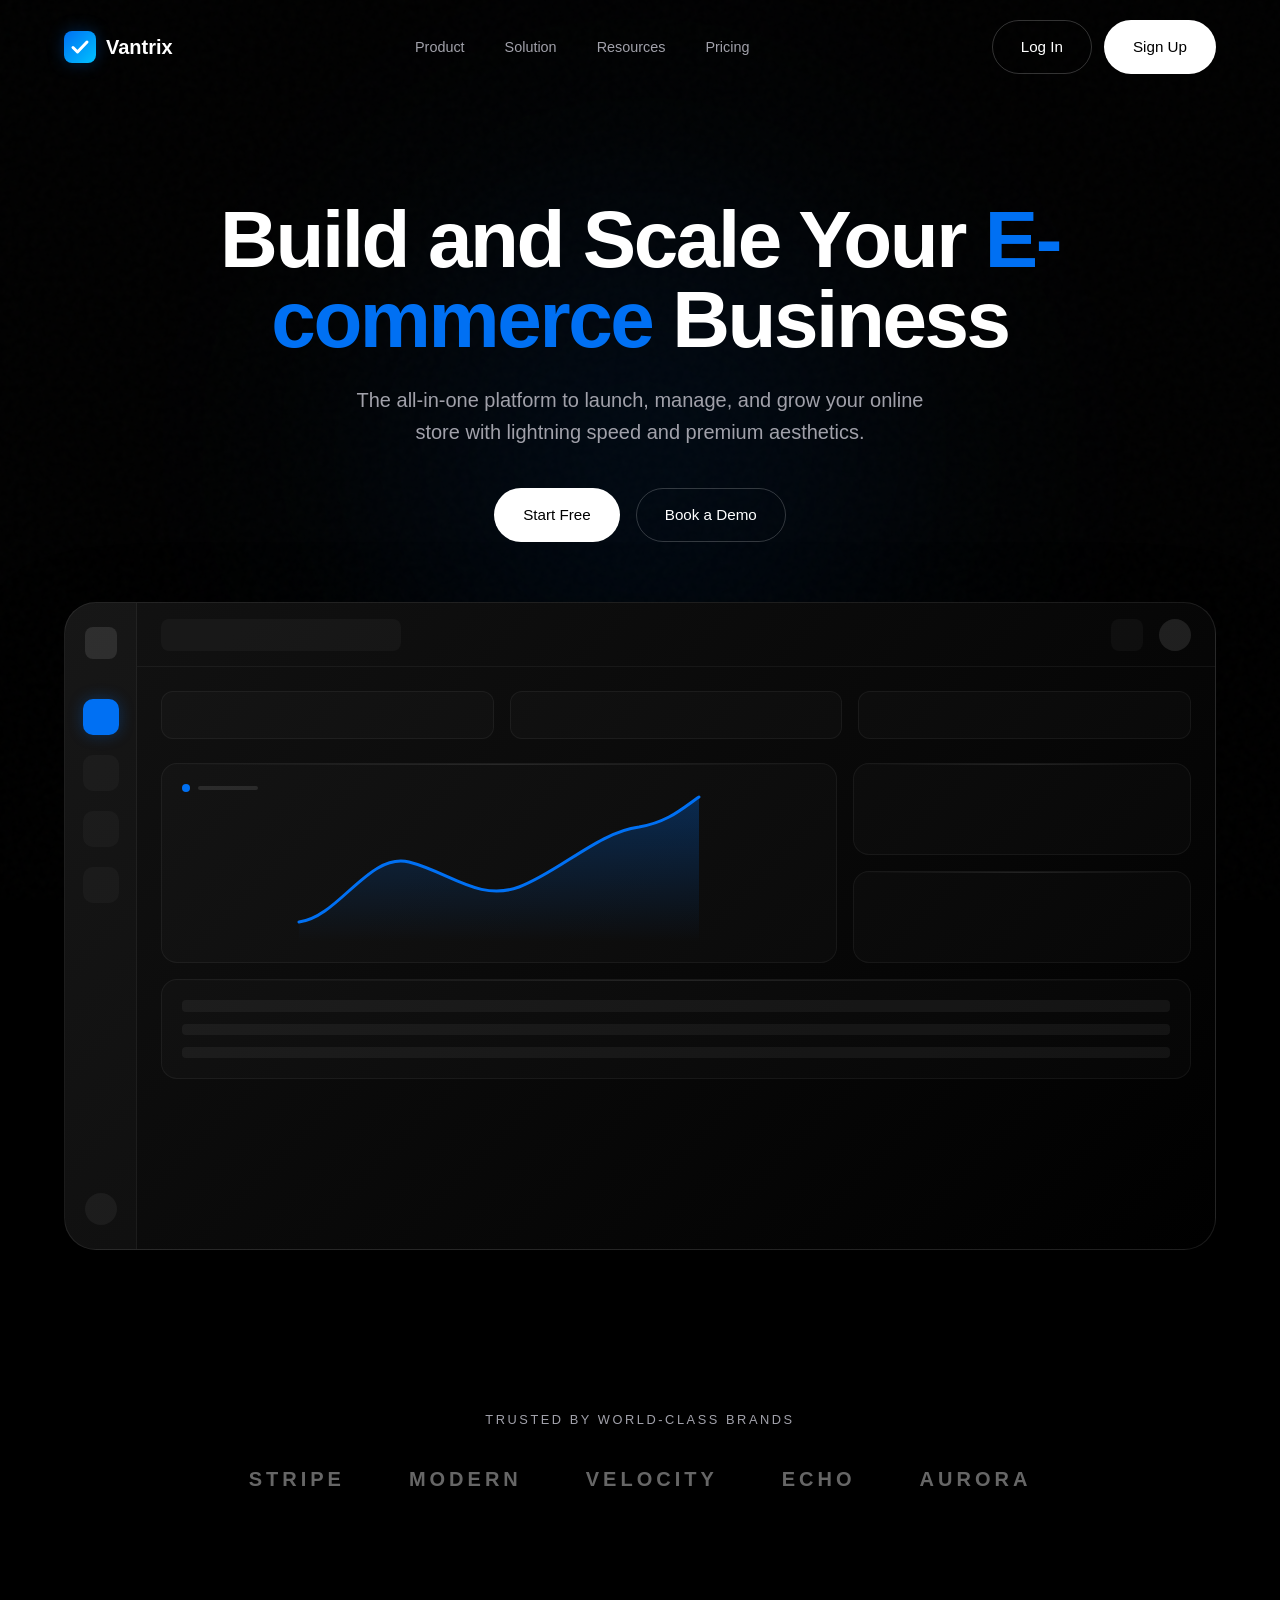
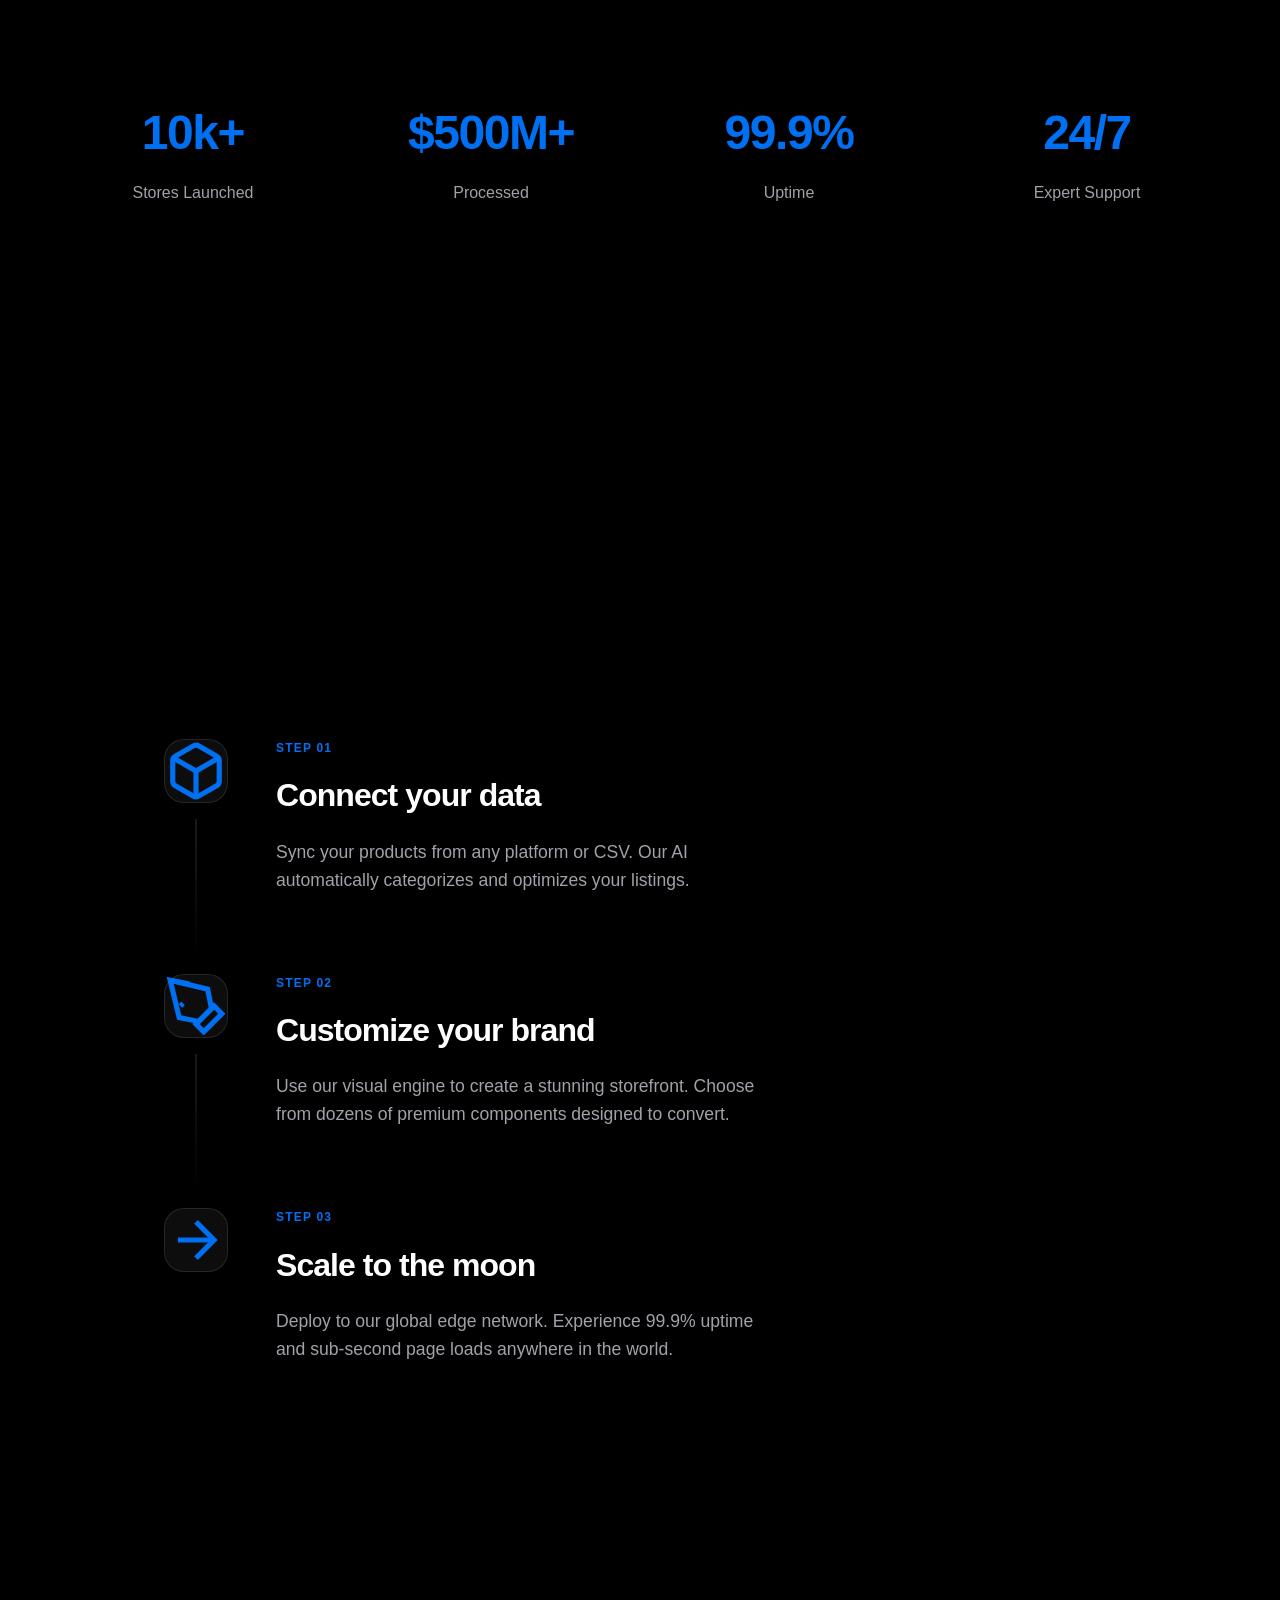
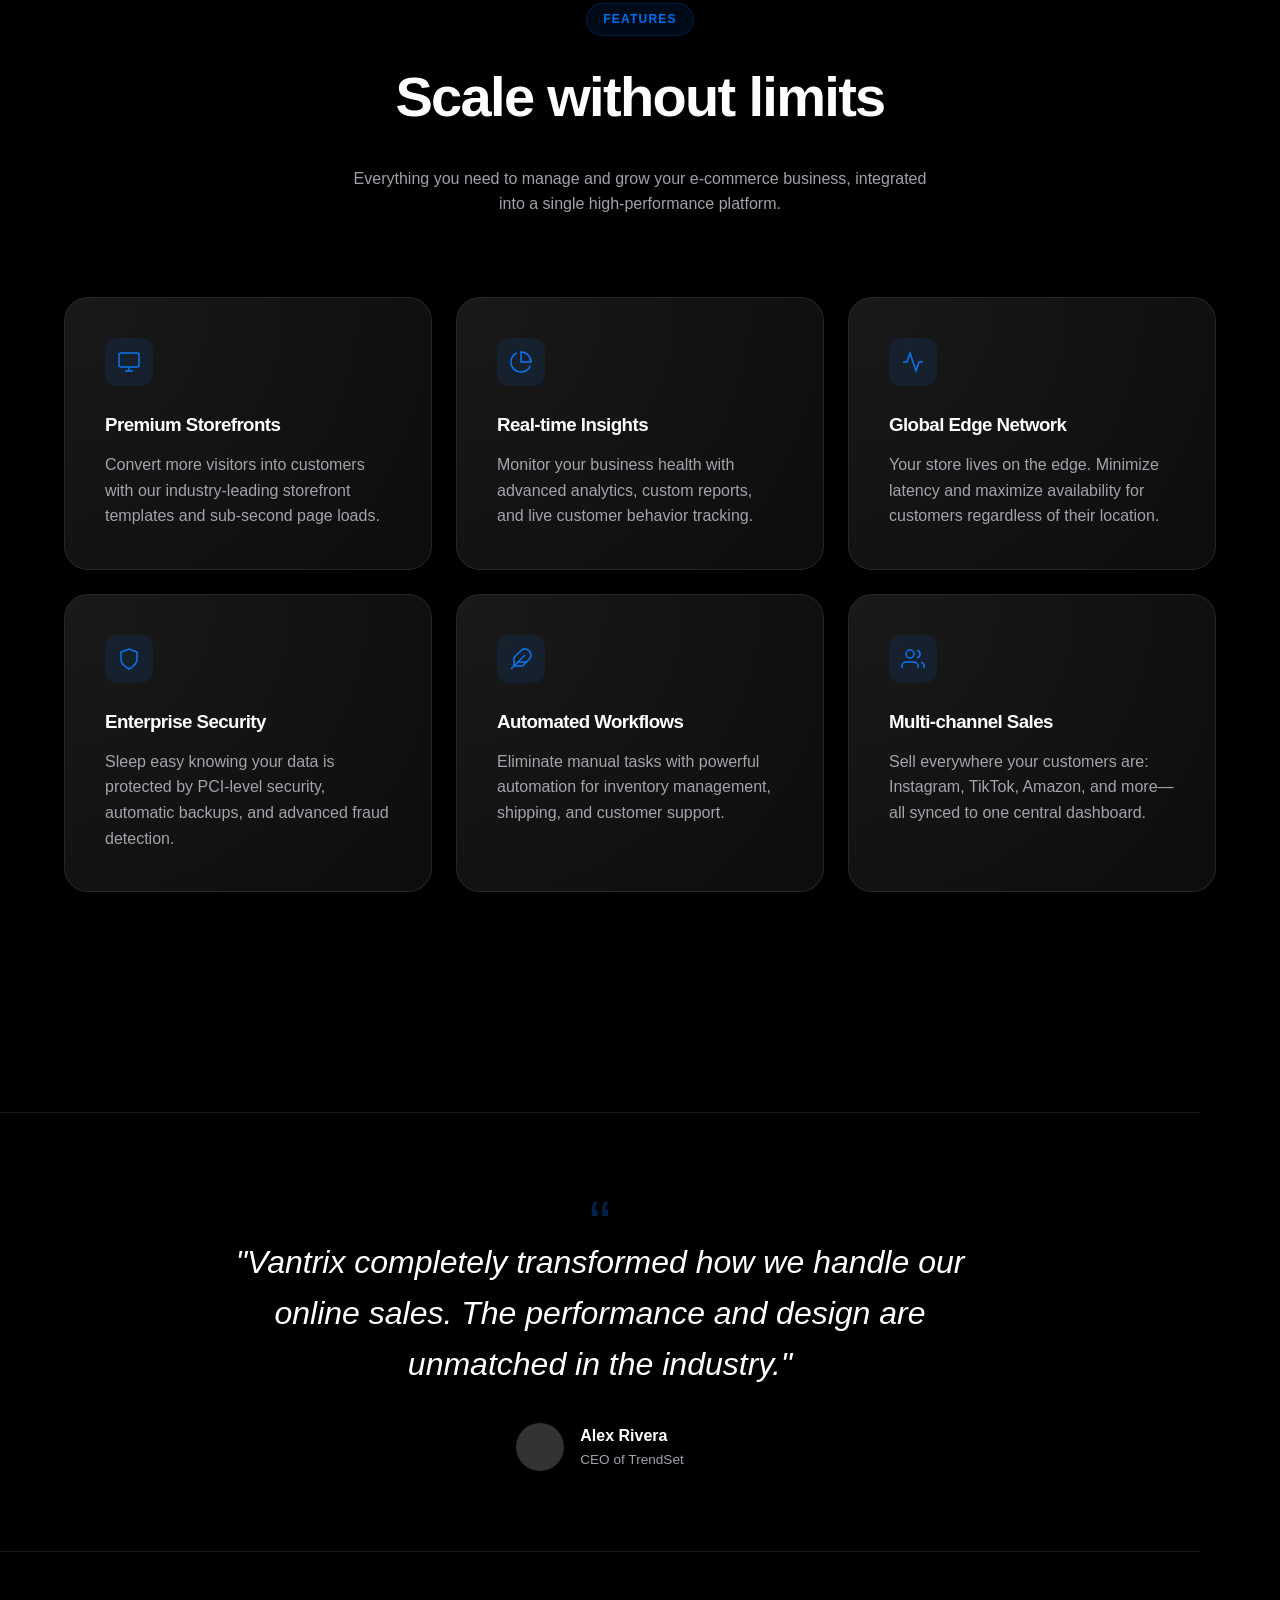
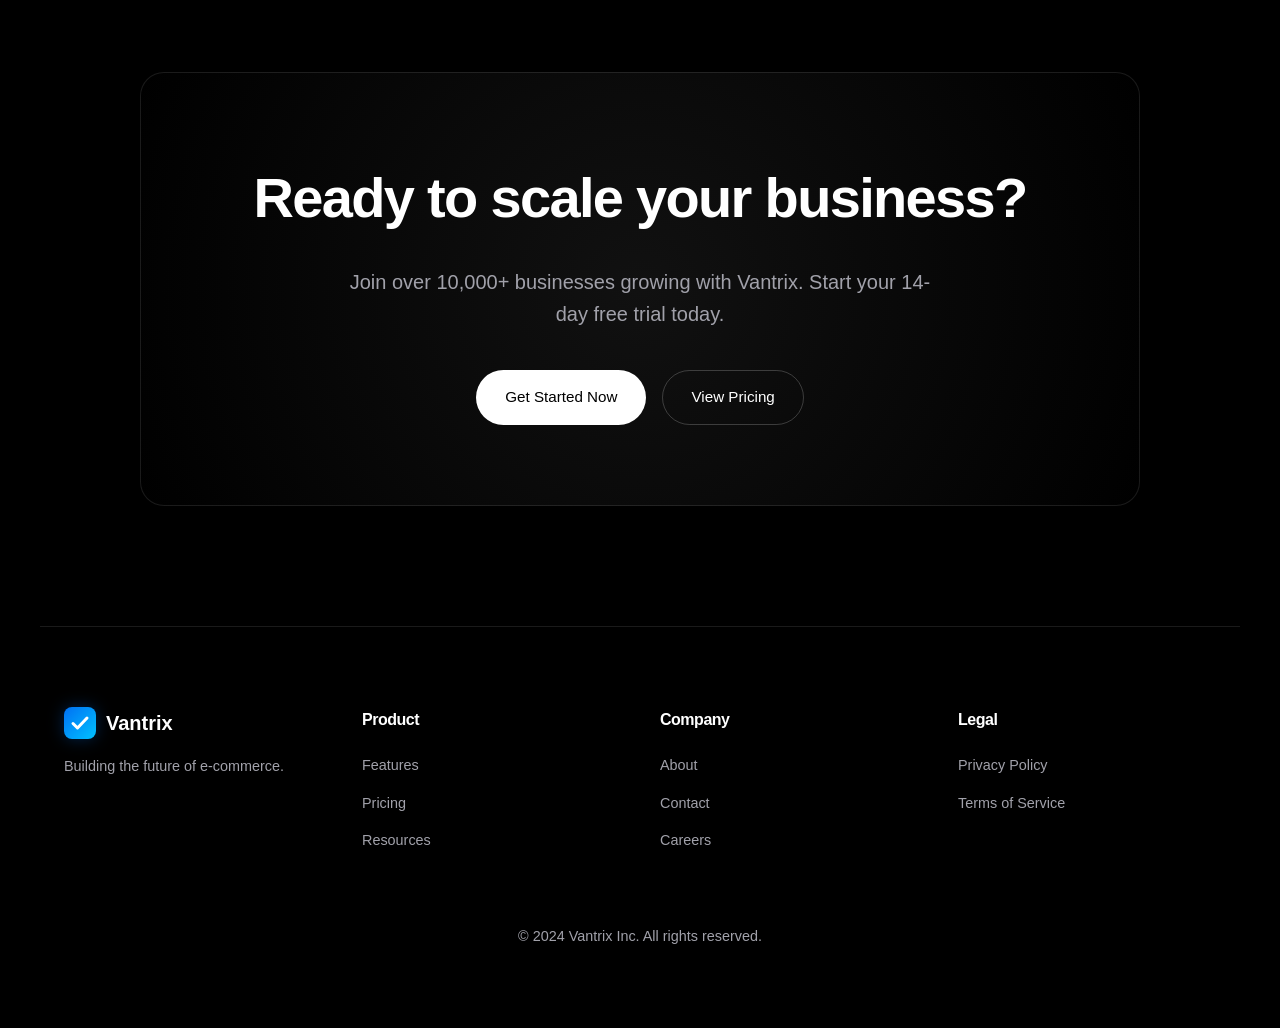
<file: index.html>
<!DOCTYPE html>
<html lang="en">
<head>
  <meta charset="UTF-8">
  <meta name="viewport" content="width=device-width, initial-scale=1.0">
  <meta name="description" content="Vantrix - The all-in-one platform to launch, manage, and grow your online store with lightning speed and premium aesthetics.">
  <meta name="keywords" content="e-commerce, saas, online store, business scale, vantrix">
  <meta property="og:title" content="Vantrix - Build and Scale Your E-commerce Business">
  <meta property="og:description" content="The all-in-one platform to launch, manage, and grow your online store with lightning speed and premium aesthetics.">
  <meta property="og:type" content="website">
  <meta property="og:url" content="https://vantrix.com">
  <meta name="twitter:card" content="summary_large_image">
  <meta name="twitter:title" content="Vantrix - Build and Scale Your E-commerce Business">
  <meta name="twitter:description" content="Launch and scale your e-commerce brand with Vantrix.">
  <title>Vantrix - Build and Scale Your E-commerce Business</title>
  <link rel="stylesheet" href="assets/css/style.css">
</head>
<body>
  <div class="spotlight-wrapper">
    <div class="spotlight"></div>
    <div class="vignette"></div>
    <div class="grain"></div>
  </div>

  <header>
    <div class="nav-container">
      <a href="index.html" class="brand">
        <svg class="brand-logo-svg" width="32" height="32" viewBox="0 0 32 32" fill="none" xmlns="http://www.w3.org/2000/svg">
          <rect width="32" height="32" rx="8" fill="url(#logo-gradient)"/>
          <path d="M9 16.5L13.5 21L23 11" stroke="white" stroke-width="3" stroke-linecap="round" stroke-linejoin="round"/>
          <defs>
            <linearGradient id="logo-gradient" x1="0" y1="0" x2="32" y2="32" gradientUnits="userSpaceOnUse">
              <stop stop-color="#0070f3"/>
              <stop offset="1" stop-color="#00c2ff"/>
            </linearGradient>
          </defs>
        </svg>
        Vantrix
      </a>
      <nav class="nav-links">
        <a href="product.html">Product</a>
        <a href="#how-it-works">Solution</a>
        <a href="resources.html">Resources</a>
        <a href="pricing.html">Pricing</a>
      </nav>
      <div class="nav-auth">
        <a href="contact.html" class="btn btn-outline">Log In</a>
        <a href="contact.html" class="btn btn-primary">Sign Up</a>
      </div>
      <div class="hamburger">
        <span></span>
        <span></span>
        <span></span>
      </div>
    </div>
  </header>

  <main>
    <section class="hero reveal">
      <h1>Build and Scale Your <span class="text-accent">E-commerce</span> Business</h1>
      <p>The all-in-one platform to launch, manage, and grow your online store with lightning speed and premium aesthetics.</p>
      <div class="hero-btns">
        <a href="contact.html" class="btn btn-primary">Start Free</a>
        <a href="contact.html" class="btn btn-outline">Book a Demo</a>
      </div>

      <div class="preview-section reveal reveal-delay-2">
        <div class="preview-card">
          <div class="dashboard-mockup">
            <div class="sidebar">
              <div class="sidebar-logo"></div>
              <div class="sidebar-item active"></div>
              <div class="sidebar-item"></div>
              <div class="sidebar-item"></div>
              <div class="sidebar-item"></div>
              <div class="sidebar-footer"></div>
            </div>
            <div class="main-content">
              <div class="top-nav">
                <div class="nav-search"></div>
                <div class="nav-actions">
                  <div class="nav-notif"></div>
                  <div class="user-profile"></div>
                </div>
              </div>
              <div class="dashboard-content">
                <div class="stats-overview">
                  <div class="stat-pill"></div>
                  <div class="stat-pill"></div>
                  <div class="stat-pill"></div>
                </div>
                <div class="dashboard-grid">
                  <div class="chart-card glass-inner">
                    <div class="card-header">
                      <div class="dot"></div>
                      <div class="line-sm"></div>
                    </div>
                    <svg viewBox="0 0 400 150" fill="none" xmlns="http://www.w3.org/2000/svg">
                      <path d="M0 130C40 125 70 60 110 70C150 80 180 110 220 95C260 80 300 40 340 35C370 30 385 15 400 5V150H0V130Z" fill="url(#paint0_linear)" fill-opacity="0.3"/>
                      <path d="M0 130C40 125 70 60 110 70C150 80 180 110 220 95C260 80 300 40 340 35C370 30 385 15 400 5" stroke="#0070f3" stroke-width="3" stroke-linecap="round"/>
                      <defs>
                        <linearGradient id="paint0_linear" x1="200" y1="0" x2="200" y2="150" gradientUnits="userSpaceOnUse">
                          <stop stop-color="#0070f3"/>
                          <stop offset="1" stop-color="#0070f3" stop-opacity="0"/>
                        </linearGradient>
                      </defs>
                    </svg>
                  </div>
                  <div class="side-panel">
                    <div class="small-card glass-inner"></div>
                    <div class="small-card glass-inner"></div>
                  </div>
                  <div class="bottom-card glass-inner">
                    <div class="list-row"></div>
                    <div class="list-row"></div>
                    <div class="list-row"></div>
                  </div>
                </div>
              </div>
            </div>
          </div>
        </div>
      </div>
    </section>

    <div class="trusted-by reveal">
      <p>Trusted by world-class brands</p>
      <div class="logo-cloud">
        <div class="logo-item">STRIPE</div>
        <div class="logo-item">MODERN</div>
        <div class="logo-item">VELOCITY</div>
        <div class="logo-item">ECHO</div>
        <div class="logo-item">AURORA</div>
      </div>
    </div>

    <section class="stats reveal">
      <div class="stats-grid">
        <div class="stat-item">
          <h3>10k+</h3>
          <p>Stores Launched</p>
        </div>
        <div class="stat-item">
          <h3>$500M+</h3>
          <p>Processed</p>
        </div>
        <div class="stat-item">
          <h3>99.9%</h3>
          <p>Uptime</p>
        </div>
        <div class="stat-item">
          <h3>24/7</h3>
          <p>Expert Support</p>
        </div>
      </div>
    </section>

    <section class="how-it-works" id="how-it-works">
      <div style="text-align: center; margin-bottom: 80px;" class="reveal">
        <div class="badge">PROCESS</div>
        <h2 style="font-size: 3.5rem; margin-top: 16px;">Simple. Fast. Powerful.</h2>
        <p style="color: var(--text-secondary); max-width: 600px; margin: 24px auto 0;">Vantrix takes care of the technical heavy lifting, allowing you to launch a world-class e-commerce experience in record time.</p>
      </div>
      <div class="steps-wrapper reveal">
        <div class="step-item">
          <div class="step-visual">
            <div class="step-icon-wrap">
              <svg viewBox="0 0 24 24" fill="none" stroke="currentColor" stroke-width="2"><path d="M21 16V8a2 2 0 0 0-1-1.73l-7-4a2 2 0 0 0-2 0l-7 4A2 2 0 0 0 3 8v8a2 2 0 0 0 1 1.73l7 4a2 2 0 0 0 2 0l7-4A2 2 0 0 0 21 16z"></path><polyline points="3.27 6.96 12 12.01 20.73 6.96"></polyline><line x1="12" y1="22.08" x2="12" y2="12"></line></svg>
            </div>
            <div class="step-line"></div>
          </div>
          <div class="step-content">
            <span class="step-tag">STEP 01</span>
            <h3>Connect your data</h3>
            <p>Sync your products from any platform or CSV. Our AI automatically categorizes and optimizes your listings.</p>
          </div>
        </div>
        <div class="step-item">
          <div class="step-visual">
            <div class="step-icon-wrap">
              <svg viewBox="0 0 24 24" fill="none" stroke="currentColor" stroke-width="2"><path d="M12 19l7-7 3 3-7 7-3-3z"></path><path d="M18 13l-1.5-7.5L2 2l3.5 14.5L13 18l5-5z"></path><path d="M2 2l7.5 1.5"></path><path d="M7 11l-1 1"></path></svg>
            </div>
            <div class="step-line"></div>
          </div>
          <div class="step-content">
            <span class="step-tag">STEP 02</span>
            <h3>Customize your brand</h3>
            <p>Use our visual engine to create a stunning storefront. Choose from dozens of premium components designed to convert.</p>
          </div>
        </div>
        <div class="step-item">
          <div class="step-visual">
            <div class="step-icon-wrap">
              <svg viewBox="0 0 24 24" fill="none" stroke="currentColor" stroke-width="2"><path d="M5 12h14"></path><path d="M12 5l7 7-7 7"></path></svg>
            </div>
          </div>
          <div class="step-content">
            <span class="step-tag">STEP 03</span>
            <h3>Scale to the moon</h3>
            <p>Deploy to our global edge network. Experience 99.9% uptime and sub-second page loads anywhere in the world.</p>
          </div>
        </div>
      </div>
    </section>

    <section class="features" id="features">
      <div style="text-align: center; margin-bottom: 80px;" class="reveal">
        <div class="badge">FEATURES</div>
        <h2 style="font-size: 3.5rem; margin-top: 16px;">Scale without limits</h2>
        <p style="color: var(--text-secondary); max-width: 600px; margin: 24px auto 0;">Everything you need to manage and grow your e-commerce business, integrated into a single high-performance platform.</p>
      </div>
      <div class="feature-grid">
        <div class="glass-card reveal reveal-delay-1">
          <div class="feature-icon">
            <svg viewBox="0 0 24 24" fill="none" stroke="currentColor" stroke-width="1.5"><rect x="2" y="3" width="20" height="14" rx="2" ry="2"></rect><line x1="8" y1="21" x2="16" y2="21"></line><line x1="12" y1="17" x2="12" y2="21"></line></svg>
          </div>
          <h3>Premium Storefronts</h3>
          <p style="color: var(--text-secondary); margin-top: 12px;">Convert more visitors into customers with our industry-leading storefront templates and sub-second page loads.</p>
        </div>
        <div class="glass-card reveal reveal-delay-2">
          <div class="feature-icon">
            <svg viewBox="0 0 24 24" fill="none" stroke="currentColor" stroke-width="1.5"><path d="M21.21 15.89A10 10 0 1 1 8 2.83"></path><path d="M22 12A10 10 0 0 0 12 2v10z"></path></svg>
          </div>
          <h3>Real-time Insights</h3>
          <p style="color: var(--text-secondary); margin-top: 12px;">Monitor your business health with advanced analytics, custom reports, and live customer behavior tracking.</p>
        </div>
        <div class="glass-card reveal reveal-delay-3">
          <div class="feature-icon">
            <svg viewBox="0 0 24 24" fill="none" stroke="currentColor" stroke-width="1.5"><polyline points="22 12 18 12 15 21 9 3 6 12 2 12"></polyline></svg>
          </div>
          <h3>Global Edge Network</h3>
          <p style="color: var(--text-secondary); margin-top: 12px;">Your store lives on the edge. Minimize latency and maximize availability for customers regardless of their location.</p>
        </div>
        <div class="glass-card reveal reveal-delay-1">
          <div class="feature-icon">
            <svg viewBox="0 0 24 24" fill="none" stroke="currentColor" stroke-width="1.5"><path d="M12 22s8-4 8-10V5l-8-3-8 3v7c0 6 8 10 8 10z"></path></svg>
          </div>
          <h3>Enterprise Security</h3>
          <p style="color: var(--text-secondary); margin-top: 12px;">Sleep easy knowing your data is protected by PCI-level security, automatic backups, and advanced fraud detection.</p>
        </div>
        <div class="glass-card reveal reveal-delay-2">
          <div class="feature-icon">
            <svg viewBox="0 0 24 24" fill="none" stroke="currentColor" stroke-width="1.5"><path d="M20.24 12.24a6 6 0 0 0-8.49-8.49L5 10.5V19h8.5z"></path><line x1="16" y1="8" x2="2" y2="22"></line><line x1="17.5" y1="15" x2="9" y2="15"></line></svg>
          </div>
          <h3>Automated Workflows</h3>
          <p style="color: var(--text-secondary); margin-top: 12px;">Eliminate manual tasks with powerful automation for inventory management, shipping, and customer support.</p>
        </div>
        <div class="glass-card reveal reveal-delay-3">
          <div class="feature-icon">
            <svg viewBox="0 0 24 24" fill="none" stroke="currentColor" stroke-width="1.5"><path d="M17 21v-2a4 4 0 0 0-4-4H5a4 4 0 0 0-4 4v2"></path><circle cx="9" cy="7" r="4"></circle><path d="M23 21v-2a4 4 0 0 0-3-3.87"></path><path d="M16 3.13a4 4 0 0 1 0 7.75"></path></svg>
          </div>
          <h3>Multi-channel Sales</h3>
          <p style="color: var(--text-secondary); margin-top: 12px;">Sell everywhere your customers are: Instagram, TikTok, Amazon, and more—all synced to one central dashboard.</p>
        </div>
      </div>
    </section>

    <section class="testimonial-strip reveal">
      <div style="max-width: 800px; margin: 0 auto; padding: 0 24px;">
        <div style="font-size: 4rem; color: var(--accent-blue); opacity: 0.3; line-height: 1; margin-bottom: -20px;">“</div>
        <p style="font-size: 2rem; font-style: italic; margin-bottom: 32px; font-weight: 500;">"Vantrix completely transformed how we handle our online sales. The performance and design are unmatched in the industry."</p>
        <div style="display: flex; align-items: center; justify-content: center; gap: 16px;">
          <div style="width: 48px; height: 48px; background: #333; border-radius: 50%;"></div>
          <div style="text-align: left;">
            <p style="font-weight: 600;">Alex Rivera</p>
            <p style="color: var(--text-secondary); font-size: 0.85rem;">CEO of TrendSet</p>
          </div>
        </div>
      </div>
    </section>

    <div class="cta-band reveal">
      <h2 style="font-size: 3.5rem;">Ready to scale your business?</h2>
      <p style="color: var(--text-secondary); font-size: 1.25rem; margin-bottom: 40px; max-width: 600px; margin-left: auto; margin-right: auto;">Join over 10,000+ businesses growing with Vantrix. Start your 14-day free trial today.</p>
      <div class="hero-btns">
        <a href="contact.html" class="btn btn-primary">Get Started Now</a>
        <a href="pricing.html" class="btn btn-outline">View Pricing</a>
      </div>
    </div>
  </main>

  <footer>
    <div class="footer-content">
      <div class="footer-brand">
        <a href="index.html" class="brand">
          <svg class="brand-logo-svg" width="32" height="32" viewBox="0 0 32 32" fill="none" xmlns="http://www.w3.org/2000/svg">
            <rect width="32" height="32" rx="8" fill="url(#logo-gradient-footer)"/>
            <path d="M9 16.5L13.5 21L23 11" stroke="white" stroke-width="3" stroke-linecap="round" stroke-linejoin="round"/>
            <defs>
              <linearGradient id="logo-gradient-footer" x1="0" y1="0" x2="32" y2="32" gradientUnits="userSpaceOnUse">
                <stop stop-color="#0070f3"/>
                <stop offset="1" stop-color="#00c2ff"/>
              </linearGradient>
            </defs>
          </svg>
          Vantrix
        </a>
        <p>Building the future of e-commerce.</p>
      </div>
      <div class="footer-links">
        <h4>Product</h4>
        <ul>
          <li><a href="product.html">Features</a></li>
          <li><a href="pricing.html">Pricing</a></li>
          <li><a href="resources.html">Resources</a></li>
        </ul>
      </div>
      <div class="footer-links">
        <h4>Company</h4>
        <ul>
          <li><a href="#">About</a></li>
          <li><a href="contact.html">Contact</a></li>
          <li><a href="#">Careers</a></li>
        </ul>
      </div>
      <div class="footer-links">
        <h4>Legal</h4>
        <ul>
          <li><a href="#">Privacy Policy</a></li>
          <li><a href="#">Terms of Service</a></li>
        </ul>
      </div>
    </div>
    <div style="margin-top: 60px; text-align: center; color: var(--text-secondary); font-size: 0.9rem;">
      &copy; 2024 Vantrix Inc. All rights reserved.
    </div>
  </footer>

  <script src="assets/js/app.js"></script>
</body>
</html>
</file>
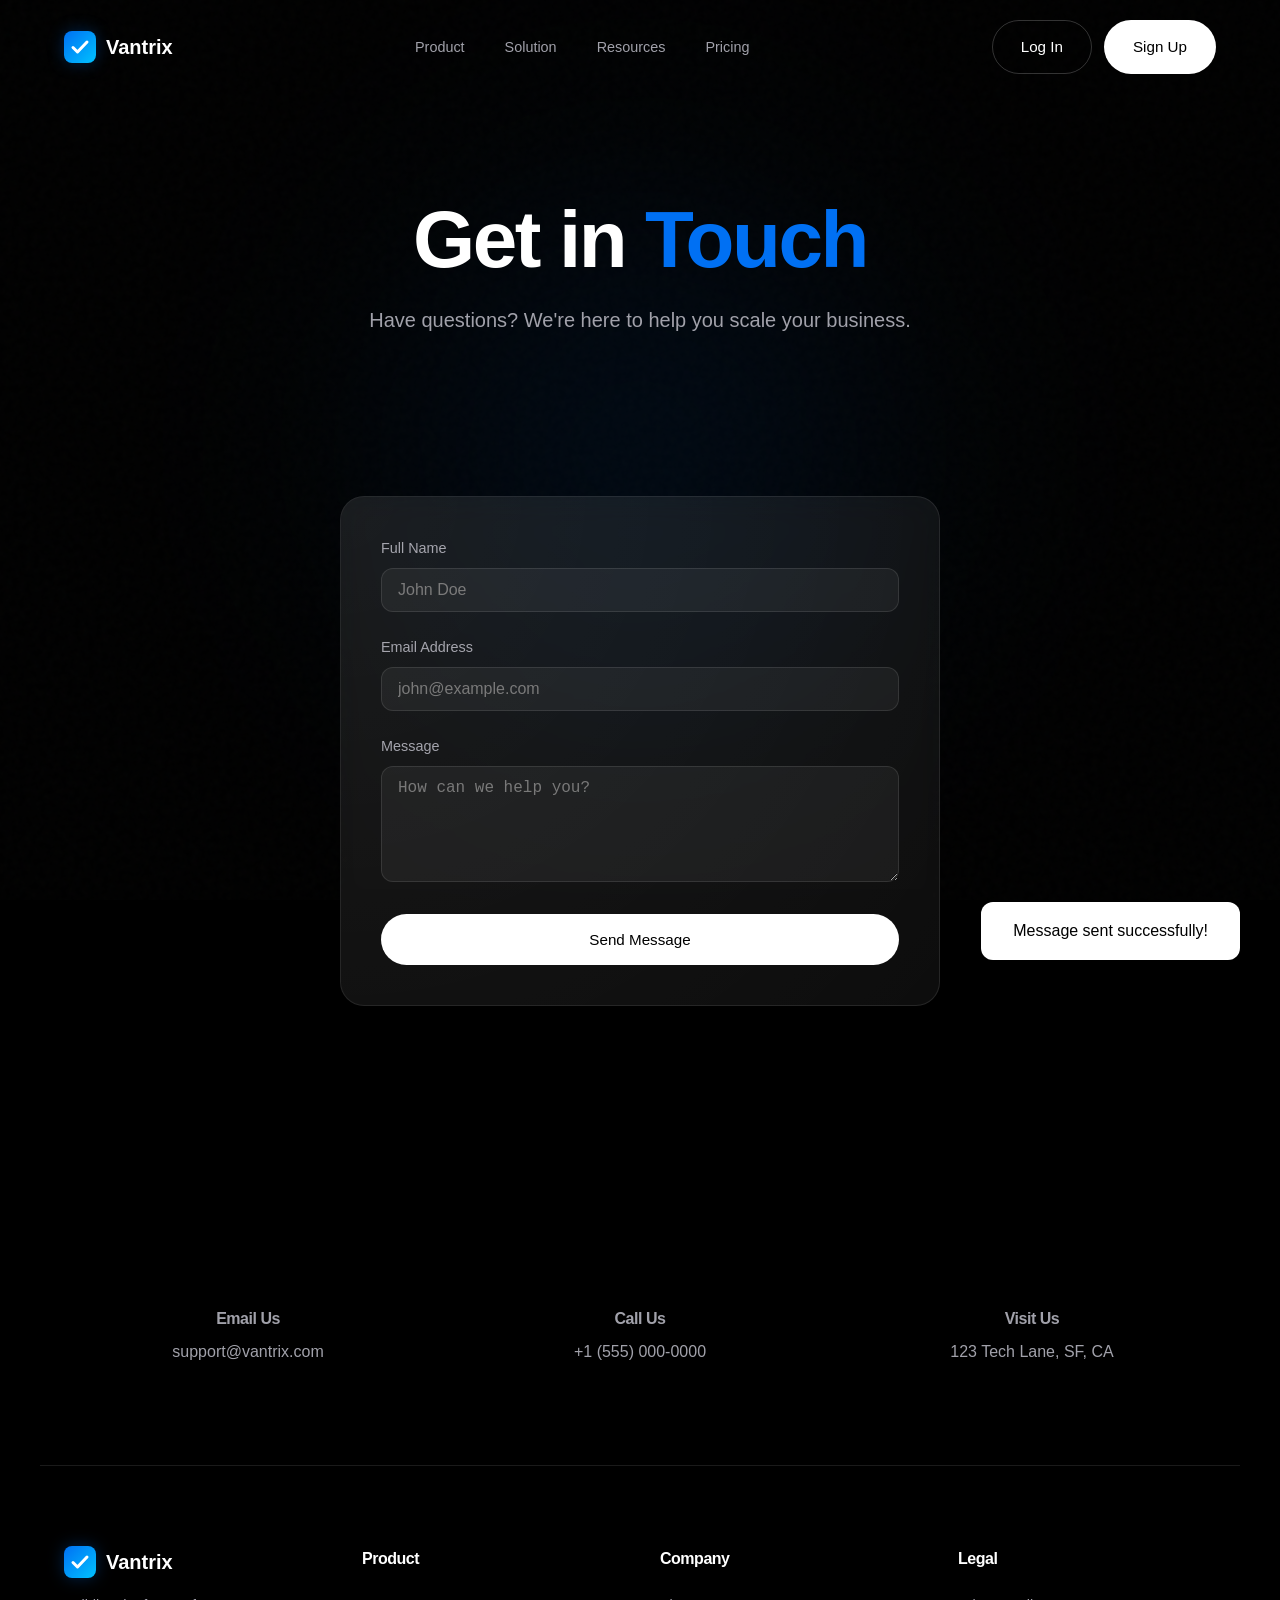
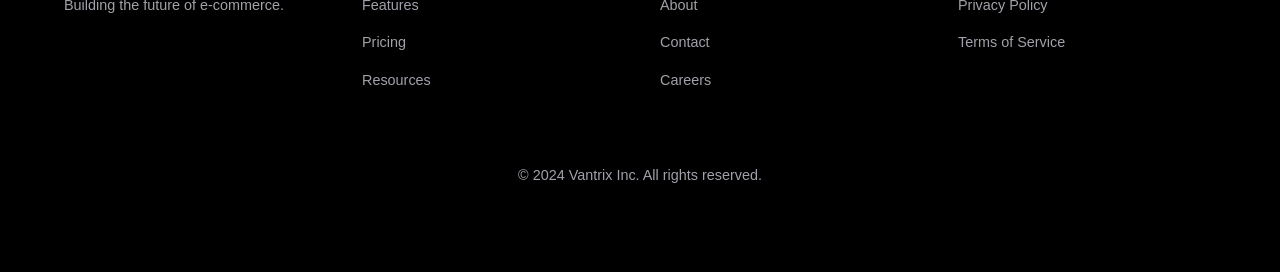
<file: contact.html>
<!DOCTYPE html>
<html lang="en">
<head>
  <meta charset="UTF-8">
  <meta name="viewport" content="width=device-width, initial-scale=1.0">
  <meta name="description" content="Get in touch with the Vantrix team. We're here to help you with any questions or support.">
  <meta property="og:title" content="Contact Us - Vantrix">
  <meta property="og:description" content="Get in touch with the Vantrix team. We're here to help you with any questions or support.">
  <meta property="og:type" content="website">
  <meta name="twitter:card" content="summary_large_image">
  <title>Contact Us - Vantrix</title>
  <link rel="stylesheet" href="assets/css/style.css">
  <style>
    .contact-container {
      max-width: 600px;
      margin: 0 auto;
    }
    .form-group {
      margin-bottom: 24px;
    }
    .form-group label {
      display: block;
      margin-bottom: 8px;
      font-size: 0.9rem;
      color: var(--text-secondary);
    }
    .form-group input, .form-group textarea {
      width: 100%;
      padding: 12px 16px;
      border-radius: 12px;
      background: rgba(255,255,255,0.05);
      border: 1px solid var(--glass-border);
      color: white;
      font-size: 1rem;
      outline: none;
      transition: var(--transition-smooth);
    }
    .form-group input:focus, .form-group textarea:focus {
      border-color: var(--accent-blue);
      background: rgba(255,255,255,0.08);
      box-shadow: 0 0 15px var(--accent-blue-glow);
    }
  </style>
</head>
<body>
  <div class="spotlight-wrapper">
    <div class="spotlight"></div>
    <div class="vignette"></div>
    <div class="grain"></div>
  </div>

  <header>
    <div class="nav-container">
      <a href="index.html" class="brand">
        <svg class="brand-logo-svg" width="32" height="32" viewBox="0 0 32 32" fill="none" xmlns="http://www.w3.org/2000/svg">
          <rect width="32" height="32" rx="8" fill="url(#logo-gradient)"/>
          <path d="M9 16.5L13.5 21L23 11" stroke="white" stroke-width="3" stroke-linecap="round" stroke-linejoin="round"/>
          <defs>
            <linearGradient id="logo-gradient" x1="0" y1="0" x2="32" y2="32" gradientUnits="userSpaceOnUse">
              <stop stop-color="#0070f3"/>
              <stop offset="1" stop-color="#00c2ff"/>
            </linearGradient>
          </defs>
        </svg>
        Vantrix
      </a>
      <nav class="nav-links">
        <a href="product.html">Product</a>
        <a href="index.html#how-it-works">Solution</a>
        <a href="resources.html">Resources</a>
        <a href="pricing.html">Pricing</a>
      </nav>
      <div class="nav-auth">
        <a href="contact.html" class="btn btn-outline">Log In</a>
        <a href="contact.html" class="btn btn-primary">Sign Up</a>
      </div>
      <div class="hamburger">
        <span></span>
        <span></span>
        <span></span>
      </div>
    </div>
  </header>

  <main>
    <section class="hero reveal">
      <h1>Get in <span class="text-accent">Touch</span></h1>
      <p>Have questions? We're here to help you scale your business.</p>
    </section>

    <section style="padding-top: 0;">
      <div class="contact-container glass-card reveal">
        <form id="contact-form">
          <div class="form-group">
            <label for="name">Full Name</label>
            <input type="text" id="name" name="name" placeholder="John Doe" required>
          </div>
          <div class="form-group">
            <label for="email">Email Address</label>
            <input type="email" id="email" name="email" placeholder="john@example.com" required>
          </div>
          <div class="form-group">
            <label for="message">Message</label>
            <textarea id="message" name="message" rows="5" placeholder="How can we help you?" required></textarea>
          </div>
          <button type="submit" class="btn btn-primary" style="width: 100%; padding: 16px;">Send Message</button>
        </form>
      </div>
    </section>

    <section style="text-align: center; color: var(--text-secondary); padding-bottom: 100px;" class="reveal">
      <div class="feature-grid" style="grid-template-columns: repeat(auto-fit, minmax(200px, 1fr));">
        <div class="reveal reveal-delay-1">
          <h4>Email Us</h4>
          <p style="margin-top: 8px;">support@vantrix.com</p>
        </div>
        <div class="reveal reveal-delay-2">
          <h4>Call Us</h4>
          <p style="margin-top: 8px;">+1 (555) 000-0000</p>
        </div>
        <div class="reveal reveal-delay-3">
          <h4>Visit Us</h4>
          <p style="margin-top: 8px;">123 Tech Lane, SF, CA</p>
        </div>
      </div>
    </section>
  </main>

  <div id="toast" class="toast">Message sent successfully!</div>

  <footer>
    <div class="footer-content">
      <div class="footer-brand">
        <a href="index.html" class="brand">
          <svg class="brand-logo-svg" width="32" height="32" viewBox="0 0 32 32" fill="none" xmlns="http://www.w3.org/2000/svg">
            <rect width="32" height="32" rx="8" fill="url(#logo-gradient-footer)"/>
            <path d="M9 16.5L13.5 21L23 11" stroke="white" stroke-width="3" stroke-linecap="round" stroke-linejoin="round"/>
            <defs>
              <linearGradient id="logo-gradient-footer" x1="0" y1="0" x2="32" y2="32" gradientUnits="userSpaceOnUse">
                <stop stop-color="#0070f3"/>
                <stop offset="1" stop-color="#00c2ff"/>
              </linearGradient>
            </defs>
          </svg>
          Vantrix
        </a>
        <p>Building the future of e-commerce.</p>
      </div>
      <div class="footer-links">
        <h4>Product</h4>
        <ul>
          <li><a href="product.html">Features</a></li>
          <li><a href="pricing.html">Pricing</a></li>
          <li><a href="resources.html">Resources</a></li>
        </ul>
      </div>
      <div class="footer-links">
        <h4>Company</h4>
        <ul>
          <li><a href="#">About</a></li>
          <li><a href="contact.html">Contact</a></li>
          <li><a href="#">Careers</a></li>
        </ul>
      </div>
      <div class="footer-links">
        <h4>Legal</h4>
        <ul>
          <li><a href="#">Privacy Policy</a></li>
          <li><a href="#">Terms of Service</a></li>
        </ul>
      </div>
    </div>
    <div style="margin-top: 60px; text-align: center; color: var(--text-secondary); font-size: 0.9rem;">
      &copy; 2024 Vantrix Inc. All rights reserved.
    </div>
  </footer>

  <script src="assets/js/app.js"></script>
</body>
</html>
</file>
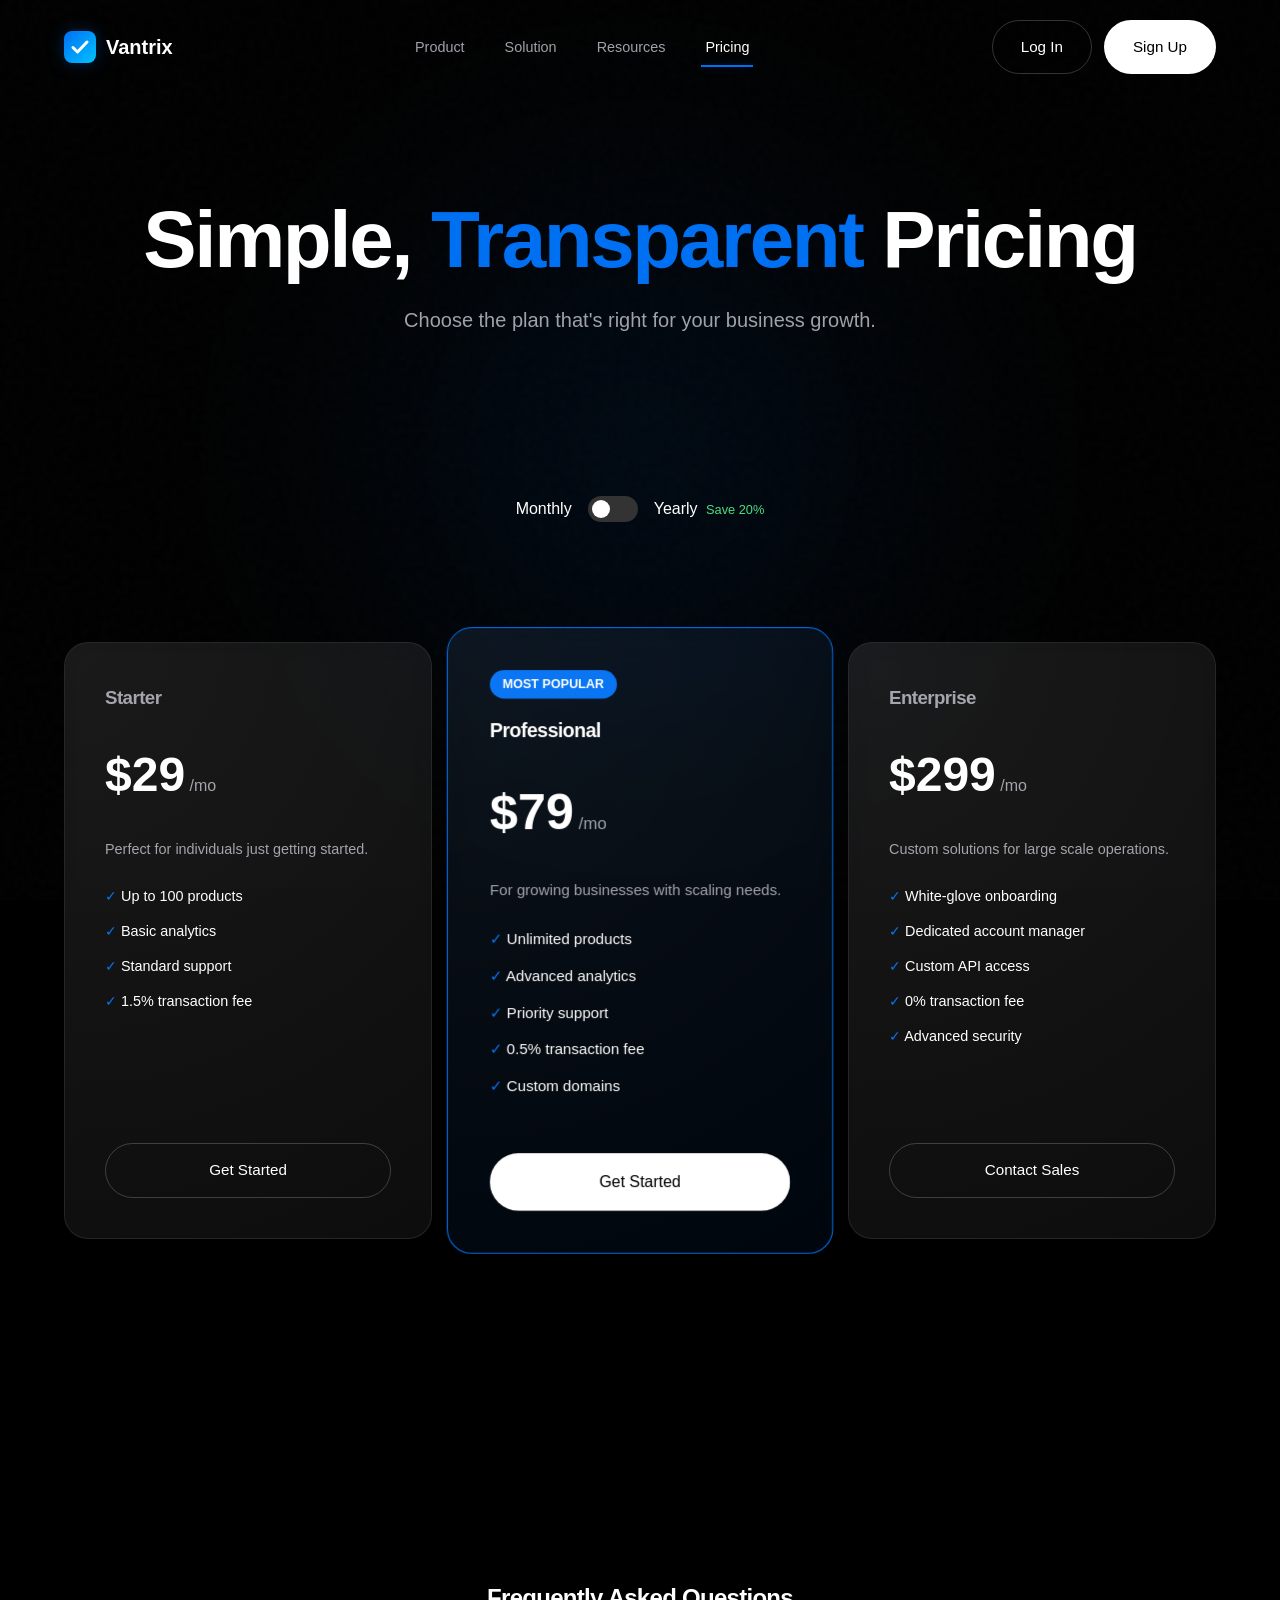
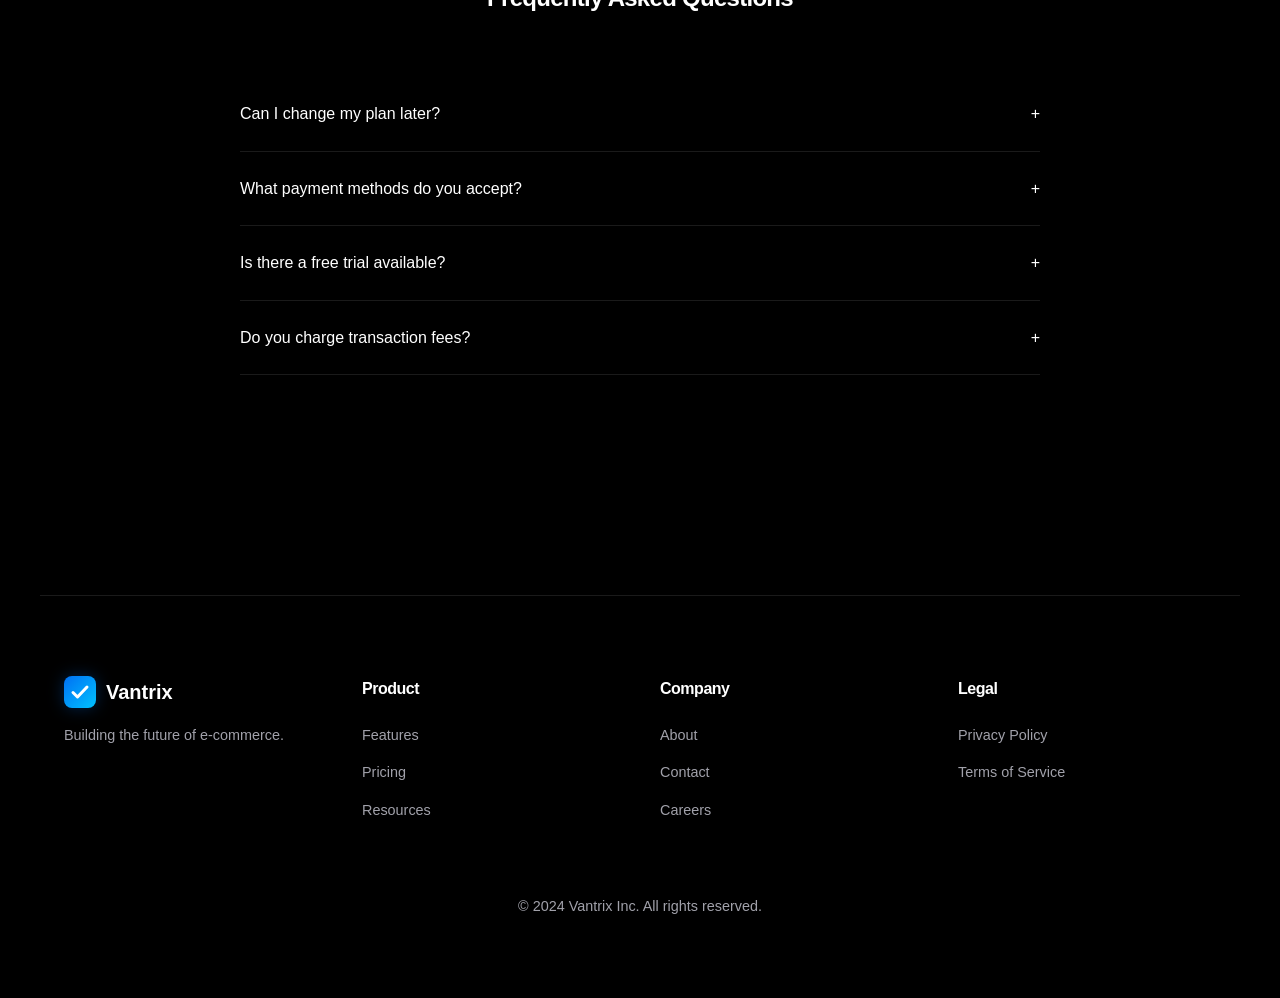
<file: pricing.html>
<!DOCTYPE html>
<html lang="en">
<head>
  <meta charset="UTF-8">
  <meta name="viewport" content="width=device-width, initial-scale=1.0">
  <meta name="description" content="Simple, transparent pricing for businesses of all sizes. Choose the plan that's right for you.">
  <meta property="og:title" content="Pricing Plans - Vantrix">
  <meta property="og:description" content="Choose the plan that's right for your business growth. Simple, transparent pricing.">
  <meta property="og:type" content="website">
  <meta name="twitter:card" content="summary_large_image">
  <title>Pricing Plans - Vantrix</title>
  <link rel="stylesheet" href="assets/css/style.css">
</head>
<body>
  <div class="spotlight-wrapper">
    <div class="spotlight"></div>
    <div class="vignette"></div>
    <div class="grain"></div>
  </div>

  <header>
    <div class="nav-container">
      <a href="index.html" class="brand">
        <svg class="brand-logo-svg" width="32" height="32" viewBox="0 0 32 32" fill="none" xmlns="http://www.w3.org/2000/svg">
          <rect width="32" height="32" rx="8" fill="url(#logo-gradient)"/>
          <path d="M9 16.5L13.5 21L23 11" stroke="white" stroke-width="3" stroke-linecap="round" stroke-linejoin="round"/>
          <defs>
            <linearGradient id="logo-gradient" x1="0" y1="0" x2="32" y2="32" gradientUnits="userSpaceOnUse">
              <stop stop-color="#0070f3"/>
              <stop offset="1" stop-color="#00c2ff"/>
            </linearGradient>
          </defs>
        </svg>
        Vantrix
      </a>
      <nav class="nav-links">
        <a href="product.html">Product</a>
        <a href="index.html#how-it-works">Solution</a>
        <a href="resources.html">Resources</a>
        <a href="pricing.html">Pricing</a>
      </nav>
      <div class="nav-auth">
        <a href="contact.html" class="btn btn-outline">Log In</a>
        <a href="contact.html" class="btn btn-primary">Sign Up</a>
      </div>
      <div class="hamburger">
        <span></span>
        <span></span>
        <span></span>
      </div>
    </div>
  </header>

  <main>
    <section class="hero reveal">
      <h1>Simple, <span class="text-accent">Transparent</span> Pricing</h1>
      <p>Choose the plan that's right for your business growth.</p>
    </section>

    <div class="pricing-toggle reveal">
      <span>Monthly</span>
      <label class="switch">
        <input type="checkbox" id="pricing-toggle">
        <span class="slider"></span>
      </label>
      <span>Yearly <span style="color: #4ade80; font-size: 0.8rem; margin-left: 4px;">Save 20%</span></span>
    </div>

    <section style="padding-top: 20px;">
      <div class="feature-grid reveal">
        <!-- Starter Plan -->
        <div class="glass-card reveal reveal-delay-1" style="display: flex; flex-direction: column;">
          <h3 style="color: var(--text-secondary);">Starter</h3>
          <div style="margin: 24px 0;">
            <span style="font-size: 3rem; font-weight: 700;">$<span class="price-value" data-monthly="29" data-yearly="24">29</span></span>
            <span class="price-period" style="color: var(--text-secondary);">/mo</span>
          </div>
          <p style="font-size: 0.9rem; color: var(--text-secondary); margin-bottom: 24px;">Perfect for individuals just getting started.</p>
          <ul style="list-style: none; margin-bottom: 40px; flex-grow: 1;">
            <li style="margin-bottom: 12px; font-size: 0.9rem;"><span class="text-accent">✓</span> Up to 100 products</li>
            <li style="margin-bottom: 12px; font-size: 0.9rem;"><span class="text-accent">✓</span> Basic analytics</li>
            <li style="margin-bottom: 12px; font-size: 0.9rem;"><span class="text-accent">✓</span> Standard support</li>
            <li style="margin-bottom: 12px; font-size: 0.9rem;"><span class="text-accent">✓</span> 1.5% transaction fee</li>
          </ul>
          <a href="contact.html" class="btn btn-outline" style="width: 100%;">Get Started</a>
        </div>

        <!-- Professional Plan -->
        <div class="glass-card reveal reveal-delay-2" style="display: flex; flex-direction: column; border-color: var(--accent-blue); transform: scale(1.05); z-index: 1; background: rgba(0, 112, 243, 0.05);">
          <div style="background: var(--accent-blue); color: white; font-size: 0.75rem; font-weight: 700; padding: 4px 12px; border-radius: 99px; align-self: flex-start; margin-bottom: 16px;">MOST POPULAR</div>
          <h3>Professional</h3>
          <div style="margin: 24px 0;">
            <span style="font-size: 3rem; font-weight: 700;">$<span class="price-value" data-monthly="79" data-yearly="64">79</span></span>
            <span class="price-period" style="color: var(--text-secondary);">/mo</span>
          </div>
          <p style="font-size: 0.9rem; color: var(--text-secondary); margin-bottom: 24px;">For growing businesses with scaling needs.</p>
          <ul style="list-style: none; margin-bottom: 40px; flex-grow: 1;">
            <li style="margin-bottom: 12px; font-size: 0.9rem;"><span class="text-accent">✓</span> Unlimited products</li>
            <li style="margin-bottom: 12px; font-size: 0.9rem;"><span class="text-accent">✓</span> Advanced analytics</li>
            <li style="margin-bottom: 12px; font-size: 0.9rem;"><span class="text-accent">✓</span> Priority support</li>
            <li style="margin-bottom: 12px; font-size: 0.9rem;"><span class="text-accent">✓</span> 0.5% transaction fee</li>
            <li style="margin-bottom: 12px; font-size: 0.9rem;"><span class="text-accent">✓</span> Custom domains</li>
          </ul>
          <a href="contact.html" class="btn btn-primary" style="width: 100%;">Get Started</a>
        </div>

        <!-- Enterprise Plan -->
        <div class="glass-card reveal reveal-delay-3" style="display: flex; flex-direction: column;">
          <h3 style="color: var(--text-secondary);">Enterprise</h3>
          <div style="margin: 24px 0;">
            <span style="font-size: 3rem; font-weight: 700;">$<span class="price-value" data-monthly="299" data-yearly="240">299</span></span>
            <span class="price-period" style="color: var(--text-secondary);">/mo</span>
          </div>
          <p style="font-size: 0.9rem; color: var(--text-secondary); margin-bottom: 24px;">Custom solutions for large scale operations.</p>
          <ul style="list-style: none; margin-bottom: 40px; flex-grow: 1;">
            <li style="margin-bottom: 12px; font-size: 0.9rem;"><span class="text-accent">✓</span> White-glove onboarding</li>
            <li style="margin-bottom: 12px; font-size: 0.9rem;"><span class="text-accent">✓</span> Dedicated account manager</li>
            <li style="margin-bottom: 12px; font-size: 0.9rem;"><span class="text-accent">✓</span> Custom API access</li>
            <li style="margin-bottom: 12px; font-size: 0.9rem;"><span class="text-accent">✓</span> 0% transaction fee</li>
            <li style="margin-bottom: 12px; font-size: 0.9rem;"><span class="text-accent">✓</span> Advanced security</li>
          </ul>
          <a href="contact.html" class="btn btn-outline" style="width: 100%;">Contact Sales</a>
        </div>
      </div>
    </section>

    <section style="margin-top: 100px; margin-bottom: 100px;" class="reveal">
      <div style="text-align: center; margin-bottom: 60px;">
        <h2>Frequently Asked Questions</h2>
      </div>
      <div style="max-width: 800px; margin: 0 auto;">
        <div class="faq-item">
          <div class="faq-question">
            <span>Can I change my plan later?</span>
            <span>+</span>
          </div>
          <div class="faq-answer">
            <p>Yes, you can upgrade or downgrade your plan at any time from your dashboard. Changes will be reflected in your next billing cycle.</p>
          </div>
        </div>
        <div class="faq-item">
          <div class="faq-question">
            <span>What payment methods do you accept?</span>
            <span>+</span>
          </div>
          <div class="faq-answer">
            <p>We accept all major credit cards, PayPal, and bank transfers for Enterprise plans.</p>
          </div>
        </div>
        <div class="faq-item">
          <div class="faq-question">
            <span>Is there a free trial available?</span>
            <span>+</span>
          </div>
          <div class="faq-answer">
            <p>Yes, we offer a 14-day free trial on all plans. No credit card required to start.</p>
          </div>
        </div>
        <div class="faq-item">
          <div class="faq-question">
            <span>Do you charge transaction fees?</span>
            <span>+</span>
          </div>
          <div class="faq-answer">
            <p>Transaction fees vary by plan. Our Professional plan has a low 0.5% fee, while Enterprise has 0% fees.</p>
          </div>
        </div>
      </div>
    </section>
  </main>

  <footer>
    <div class="footer-content">
      <div class="footer-brand">
        <a href="index.html" class="brand">
          <svg class="brand-logo-svg" width="32" height="32" viewBox="0 0 32 32" fill="none" xmlns="http://www.w3.org/2000/svg">
            <rect width="32" height="32" rx="8" fill="url(#logo-gradient-footer)"/>
            <path d="M9 16.5L13.5 21L23 11" stroke="white" stroke-width="3" stroke-linecap="round" stroke-linejoin="round"/>
            <defs>
              <linearGradient id="logo-gradient-footer" x1="0" y1="0" x2="32" y2="32" gradientUnits="userSpaceOnUse">
                <stop stop-color="#0070f3"/>
                <stop offset="1" stop-color="#00c2ff"/>
              </linearGradient>
            </defs>
          </svg>
          Vantrix
        </a>
        <p>Building the future of e-commerce.</p>
      </div>
      <div class="footer-links">
        <h4>Product</h4>
        <ul>
          <li><a href="product.html">Features</a></li>
          <li><a href="pricing.html">Pricing</a></li>
          <li><a href="resources.html">Resources</a></li>
        </ul>
      </div>
      <div class="footer-links">
        <h4>Company</h4>
        <ul>
          <li><a href="#">About</a></li>
          <li><a href="contact.html">Contact</a></li>
          <li><a href="#">Careers</a></li>
        </ul>
      </div>
      <div class="footer-links">
        <h4>Legal</h4>
        <ul>
          <li><a href="#">Privacy Policy</a></li>
          <li><a href="#">Terms of Service</a></li>
        </ul>
      </div>
    </div>
    <div style="margin-top: 60px; text-align: center; color: var(--text-secondary); font-size: 0.9rem;">
      &copy; 2024 Vantrix Inc. All rights reserved.
    </div>
  </footer>

  <script src="assets/js/app.js"></script>
</body>
</html>
</file>
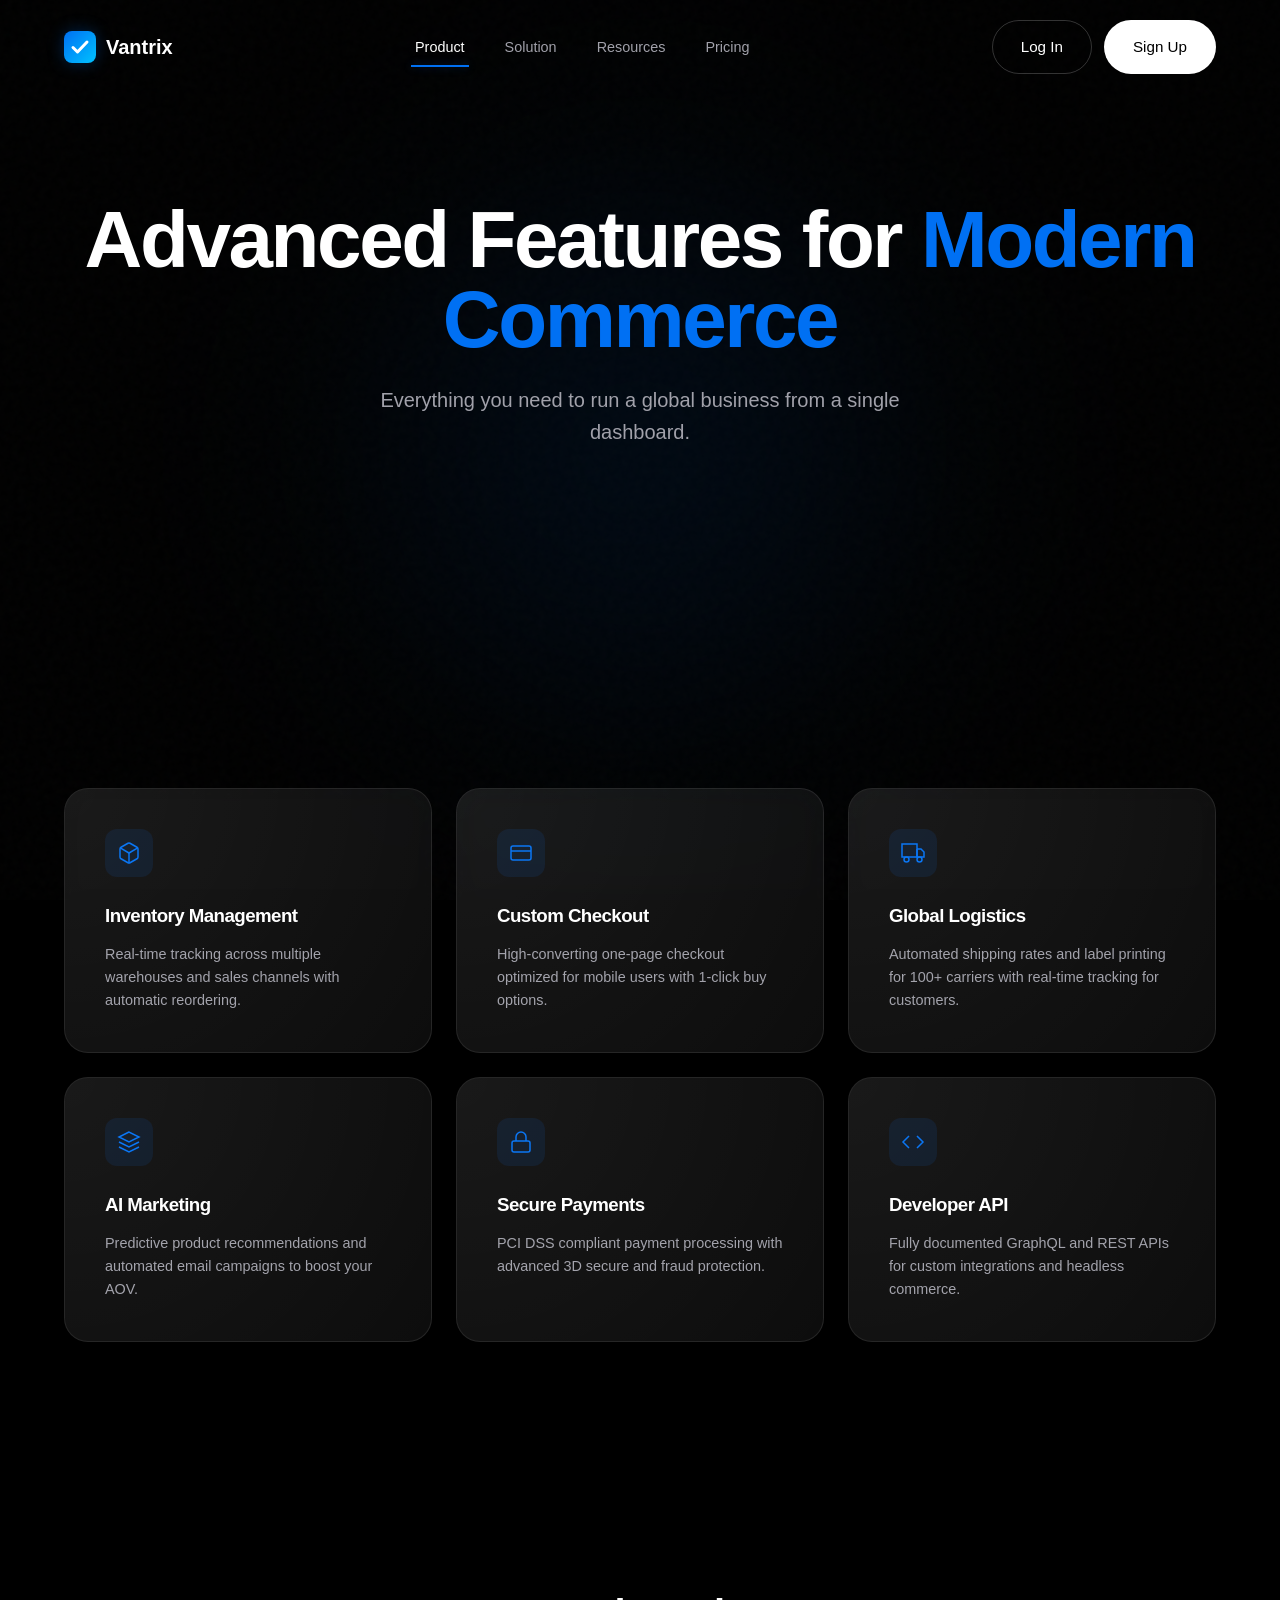
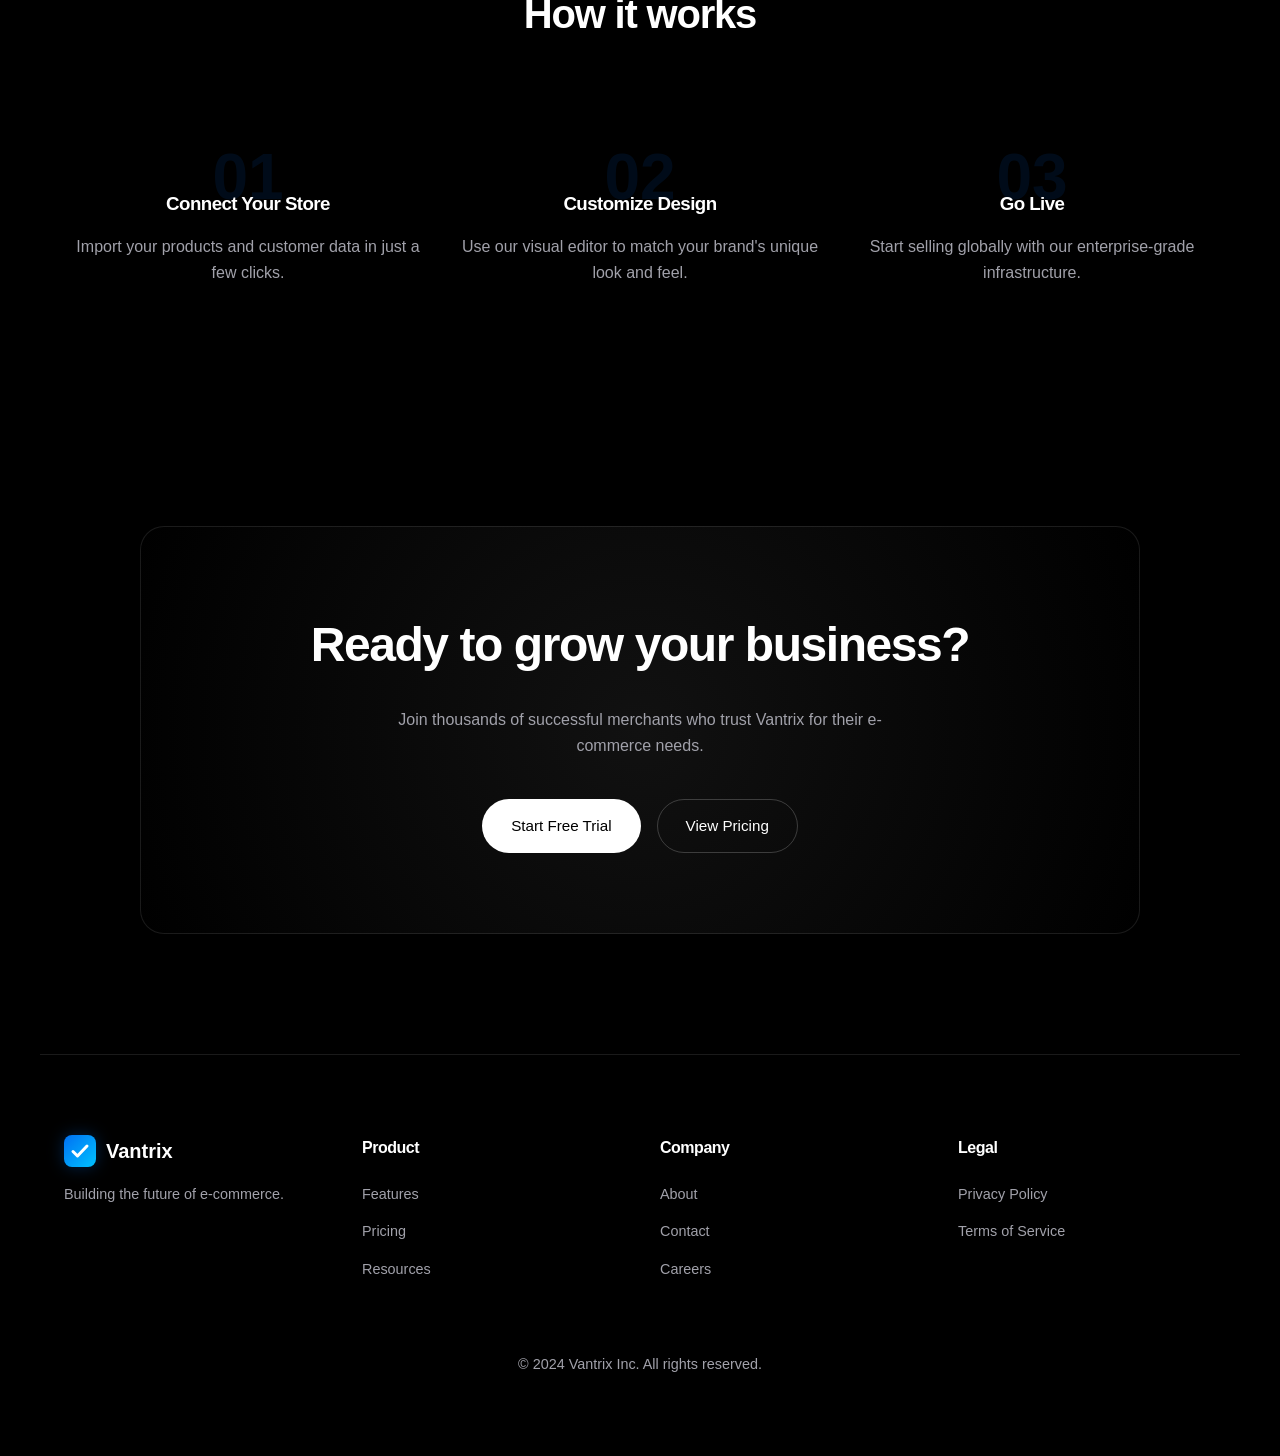
<file: product.html>
<!DOCTYPE html>
<html lang="en">
<head>
  <meta charset="UTF-8">
  <meta name="viewport" content="width=device-width, initial-scale=1.0">
  <meta name="description" content="Explore Vantrix features: from inventory management to AI-powered marketing tools.">
  <meta property="og:title" content="Product Features - Vantrix">
  <meta property="og:description" content="Advanced features for modern commerce. Everything you need to run a global business.">
  <meta property="og:type" content="website">
  <meta name="twitter:card" content="summary_large_image">
  <title>Product Features - Vantrix</title>
  <link rel="stylesheet" href="assets/css/style.css">
</head>
<body>
  <div class="spotlight-wrapper">
    <div class="spotlight"></div>
    <div class="vignette"></div>
    <div class="grain"></div>
  </div>

  <header>
    <div class="nav-container">
      <a href="index.html" class="brand">
        <svg class="brand-logo-svg" width="32" height="32" viewBox="0 0 32 32" fill="none" xmlns="http://www.w3.org/2000/svg">
          <rect width="32" height="32" rx="8" fill="url(#logo-gradient)"/>
          <path d="M9 16.5L13.5 21L23 11" stroke="white" stroke-width="3" stroke-linecap="round" stroke-linejoin="round"/>
          <defs>
            <linearGradient id="logo-gradient" x1="0" y1="0" x2="32" y2="32" gradientUnits="userSpaceOnUse">
              <stop stop-color="#0070f3"/>
              <stop offset="1" stop-color="#00c2ff"/>
            </linearGradient>
          </defs>
        </svg>
        Vantrix
      </a>
      <nav class="nav-links">
        <a href="product.html">Product</a>
        <a href="index.html#how-it-works">Solution</a>
        <a href="resources.html">Resources</a>
        <a href="pricing.html">Pricing</a>
      </nav>
      <div class="nav-auth">
        <a href="contact.html" class="btn btn-outline">Log In</a>
        <a href="contact.html" class="btn btn-primary">Sign Up</a>
      </div>
      <div class="hamburger">
        <span></span>
        <span></span>
        <span></span>
      </div>
    </div>
  </header>

  <main>
    <section class="hero reveal">
      <h1>Advanced Features for <span class="text-accent">Modern Commerce</span></h1>
      <p>Everything you need to run a global business from a single dashboard.</p>
    </section>

    <section>
      <div class="feature-grid reveal" style="grid-template-columns: repeat(auto-fit, minmax(280px, 1fr));">
        <div class="glass-card reveal reveal-delay-1">
          <div class="feature-icon">
            <svg viewBox="0 0 24 24" fill="none" stroke="currentColor" stroke-width="1.5"><path d="M21 16V8a2 2 0 0 0-1-1.73l-7-4a2 2 0 0 0-2 0l-7 4A2 2 0 0 0 3 8v8a2 2 0 0 0 1 1.73l7 4a2 2 0 0 0 2 0l7-4A2 2 0 0 0 21 16z"></path><polyline points="3.27 6.96 12 12.01 20.73 6.96"></polyline><line x1="12" y1="22.08" x2="12" y2="12"></line></svg>
          </div>
          <h3>Inventory Management</h3>
          <p style="color: var(--text-secondary); margin-top: 12px; font-size: 0.9rem;">Real-time tracking across multiple warehouses and sales channels with automatic reordering.</p>
        </div>
        <div class="glass-card reveal reveal-delay-2">
          <div class="feature-icon">
            <svg viewBox="0 0 24 24" fill="none" stroke="currentColor" stroke-width="1.5"><rect x="2" y="5" width="20" height="14" rx="2"></rect><line x1="2" y1="10" x2="22" y2="10"></line></svg>
          </div>
          <h3>Custom Checkout</h3>
          <p style="color: var(--text-secondary); margin-top: 12px; font-size: 0.9rem;">High-converting one-page checkout optimized for mobile users with 1-click buy options.</p>
        </div>
        <div class="glass-card reveal reveal-delay-3">
          <div class="feature-icon">
            <svg viewBox="0 0 24 24" fill="none" stroke="currentColor" stroke-width="1.5"><rect x="1" y="3" width="15" height="13"></rect><polyline points="16 8 20 8 23 11 23 16 16 16 16 8"></polyline><circle cx="5.5" cy="18.5" r="2.5"></circle><circle cx="18.5" cy="18.5" r="2.5"></circle></svg>
          </div>
          <h3>Global Logistics</h3>
          <p style="color: var(--text-secondary); margin-top: 12px; font-size: 0.9rem;">Automated shipping rates and label printing for 100+ carriers with real-time tracking for customers.</p>
        </div>
        <div class="glass-card reveal reveal-delay-1">
          <div class="feature-icon">
            <svg viewBox="0 0 24 24" fill="none" stroke="currentColor" stroke-width="1.5"><path d="M12 2L2 7l10 5 10-5-10-5zM2 17l10 5 10-5M2 12l10 5 10-5"></path></svg>
          </div>
          <h3>AI Marketing</h3>
          <p style="color: var(--text-secondary); margin-top: 12px; font-size: 0.9rem;">Predictive product recommendations and automated email campaigns to boost your AOV.</p>
        </div>
        <div class="glass-card reveal reveal-delay-2">
          <div class="feature-icon">
            <svg viewBox="0 0 24 24" fill="none" stroke="currentColor" stroke-width="1.5"><rect x="3" y="11" width="18" height="11" rx="2" ry="2"></rect><path d="M7 11V7a5 5 0 0 1 10 0v4"></path></svg>
          </div>
          <h3>Secure Payments</h3>
          <p style="color: var(--text-secondary); margin-top: 12px; font-size: 0.9rem;">PCI DSS compliant payment processing with advanced 3D secure and fraud protection.</p>
        </div>
        <div class="glass-card reveal reveal-delay-3">
          <div class="feature-icon">
            <svg viewBox="0 0 24 24" fill="none" stroke="currentColor" stroke-width="1.5"><polyline points="16 18 22 12 16 6"></polyline><polyline points="8 6 2 12 8 18"></polyline></svg>
          </div>
          <h3>Developer API</h3>
          <p style="color: var(--text-secondary); margin-top: 12px; font-size: 0.9rem;">Fully documented GraphQL and REST APIs for custom integrations and headless commerce.</p>
        </div>
      </div>
    </section>

    <section>
      <div style="text-align: center; margin-bottom: 80px;" class="reveal">
        <h2 style="font-size: 2.5rem;">How it works</h2>
      </div>
      <div class="feature-grid reveal" style="grid-template-columns: repeat(auto-fit, minmax(250px, 1fr));">
        <div style="text-align: center;" class="reveal reveal-delay-1">
          <div style="font-size: 4rem; font-weight: 800; color: var(--accent-blue); opacity: 0.1; margin-bottom: -40px;">01</div>
          <h3 style="position: relative; z-index: 1;">Connect Your Store</h3>
          <p style="color: var(--text-secondary); margin-top: 16px;">Import your products and customer data in just a few clicks.</p>
        </div>
        <div style="text-align: center;" class="reveal reveal-delay-2">
          <div style="font-size: 4rem; font-weight: 800; color: var(--accent-blue); opacity: 0.1; margin-bottom: -40px;">02</div>
          <h3 style="position: relative; z-index: 1;">Customize Design</h3>
          <p style="color: var(--text-secondary); margin-top: 16px;">Use our visual editor to match your brand's unique look and feel.</p>
        </div>
        <div style="text-align: center;" class="reveal reveal-delay-3">
          <div style="font-size: 4rem; font-weight: 800; color: var(--accent-blue); opacity: 0.1; margin-bottom: -40px;">03</div>
          <h3 style="position: relative; z-index: 1;">Go Live</h3>
          <p style="color: var(--text-secondary); margin-top: 16px;">Start selling globally with our enterprise-grade infrastructure.</p>
        </div>
      </div>
    </section>

    <div class="cta-band reveal">
      <h2 style="font-size: 3rem;">Ready to grow your business?</h2>
      <p style="color: var(--text-secondary); margin: 20px auto 40px; max-width: 500px;">Join thousands of successful merchants who trust Vantrix for their e-commerce needs.</p>
      <div class="hero-btns">
        <a href="contact.html" class="btn btn-primary">Start Free Trial</a>
        <a href="pricing.html" class="btn btn-outline">View Pricing</a>
      </div>
    </div>
  </main>

  <footer>
    <div class="footer-content">
      <div class="footer-brand">
        <a href="index.html" class="brand">
          <svg class="brand-logo-svg" width="32" height="32" viewBox="0 0 32 32" fill="none" xmlns="http://www.w3.org/2000/svg">
            <rect width="32" height="32" rx="8" fill="url(#logo-gradient-footer)"/>
            <path d="M9 16.5L13.5 21L23 11" stroke="white" stroke-width="3" stroke-linecap="round" stroke-linejoin="round"/>
            <defs>
              <linearGradient id="logo-gradient-footer" x1="0" y1="0" x2="32" y2="32" gradientUnits="userSpaceOnUse">
                <stop stop-color="#0070f3"/>
                <stop offset="1" stop-color="#00c2ff"/>
              </linearGradient>
            </defs>
          </svg>
          Vantrix
        </a>
        <p>Building the future of e-commerce.</p>
      </div>
      <div class="footer-links">
        <h4>Product</h4>
        <ul>
          <li><a href="product.html">Features</a></li>
          <li><a href="pricing.html">Pricing</a></li>
          <li><a href="resources.html">Resources</a></li>
        </ul>
      </div>
      <div class="footer-links">
        <h4>Company</h4>
        <ul>
          <li><a href="#">About</a></li>
          <li><a href="contact.html">Contact</a></li>
          <li><a href="#">Careers</a></li>
        </ul>
      </div>
      <div class="footer-links">
        <h4>Legal</h4>
        <ul>
          <li><a href="#">Privacy Policy</a></li>
          <li><a href="#">Terms of Service</a></li>
        </ul>
      </div>
    </div>
    <div style="margin-top: 60px; text-align: center; color: var(--text-secondary); font-size: 0.9rem;">
      &copy; 2024 Vantrix Inc. All rights reserved.
    </div>
  </footer>

  <script src="assets/js/app.js"></script>
</body>
</html>
</file>
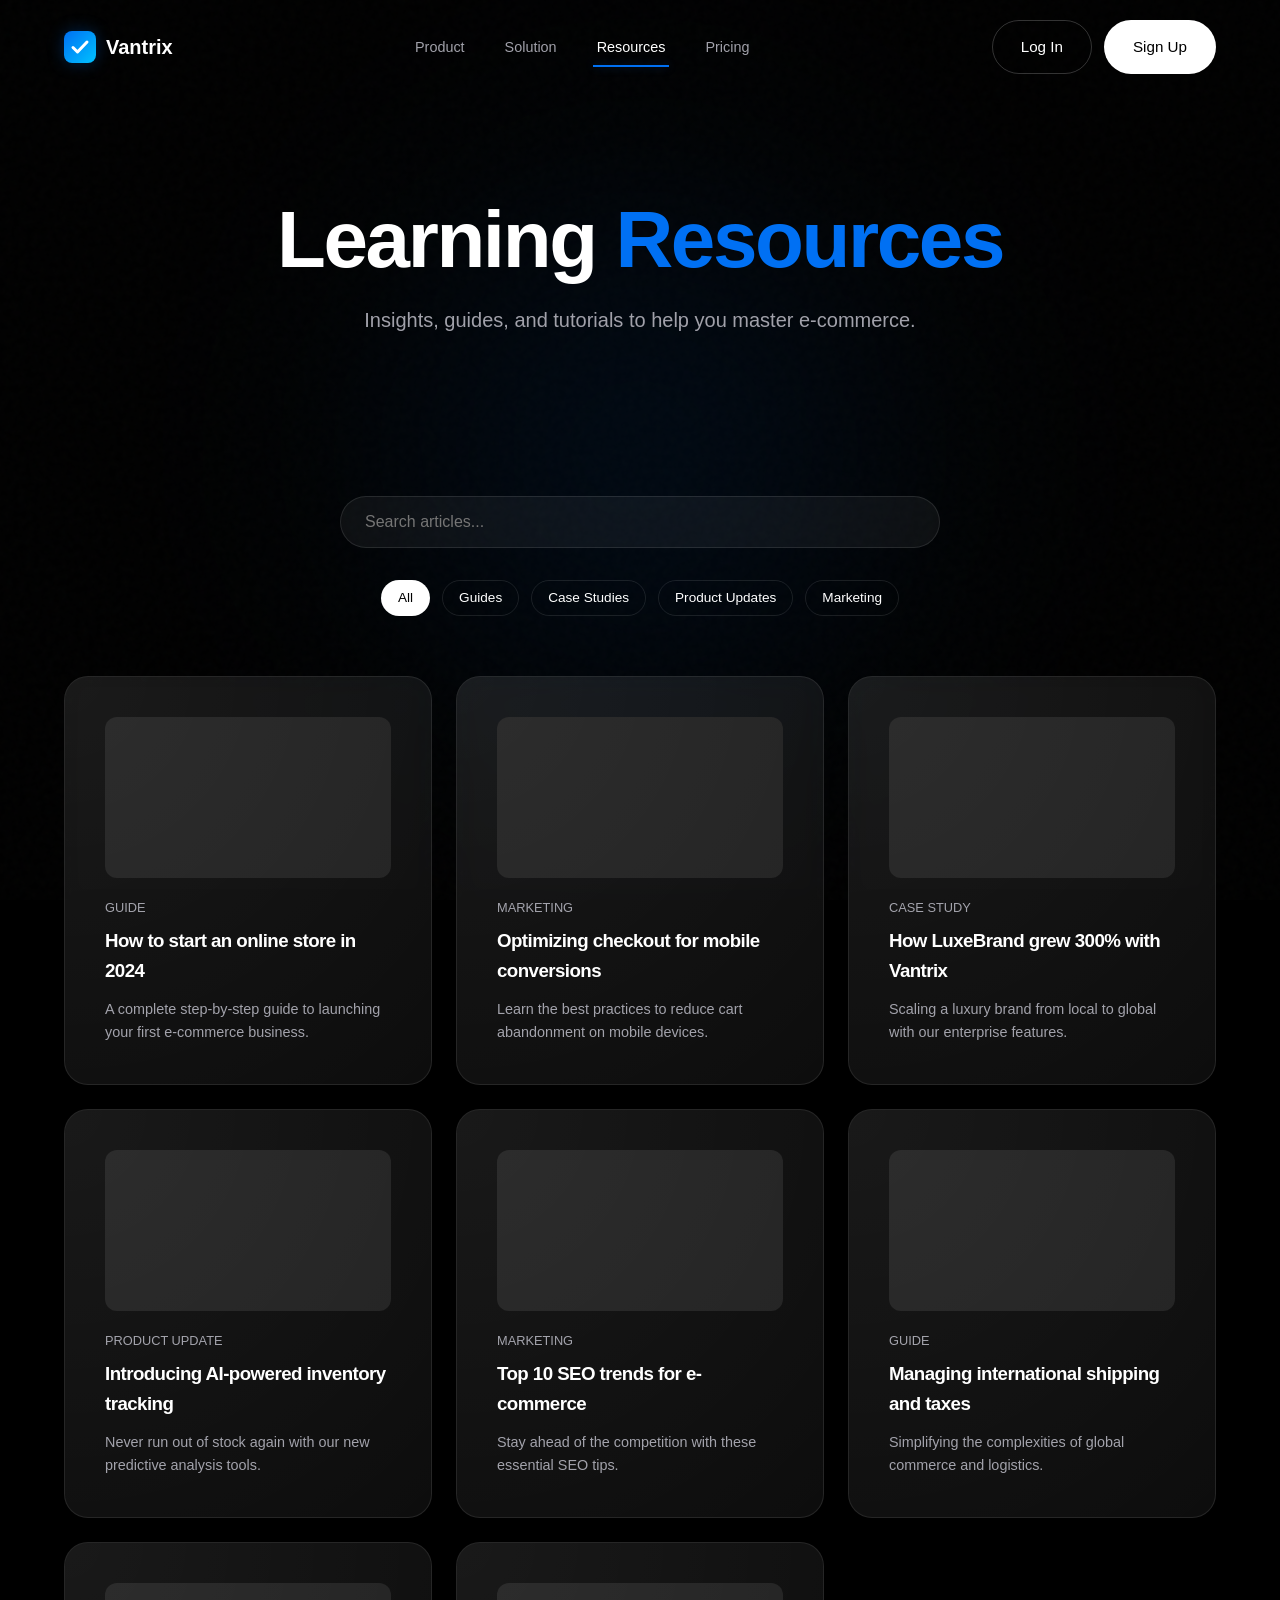
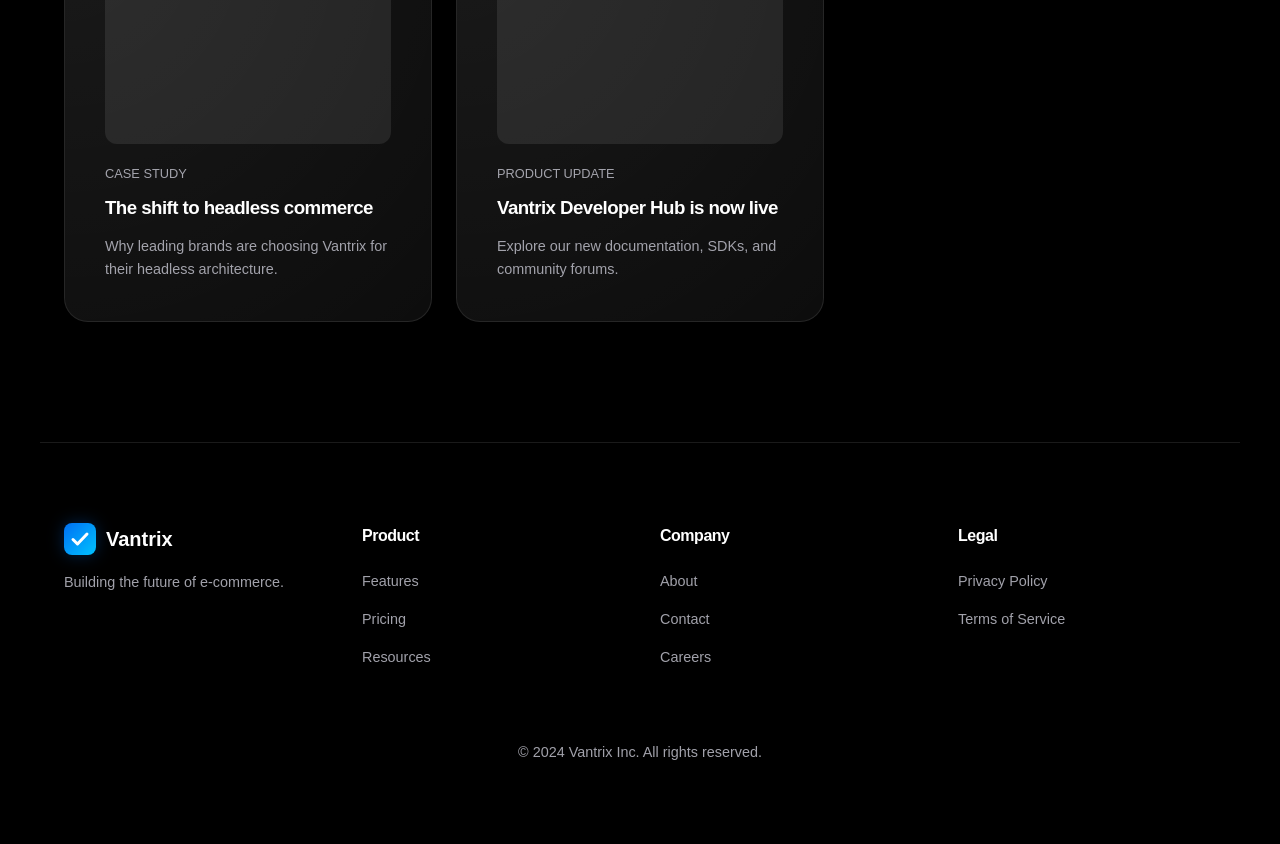
<file: resources.html>
<!DOCTYPE html>
<html lang="en">
<head>
  <meta charset="UTF-8">
  <meta name="viewport" content="width=device-width, initial-scale=1.0">
  <meta name="description" content="Insights, guides, and tutorials to help you master e-commerce with Vantrix.">
  <meta property="og:title" content="Resources & Guides - Vantrix">
  <meta property="og:description" content="Master e-commerce with our expert insights, guides, and tutorials.">
  <meta property="og:type" content="website">
  <meta name="twitter:card" content="summary_large_image">
  <title>Resources & Guides - Vantrix</title>
  <link rel="stylesheet" href="assets/css/style.css">
</head>
<body>
  <div class="spotlight-wrapper">
    <div class="spotlight"></div>
    <div class="vignette"></div>
    <div class="grain"></div>
  </div>

  <header>
    <div class="nav-container">
      <a href="index.html" class="brand">
        <svg class="brand-logo-svg" width="32" height="32" viewBox="0 0 32 32" fill="none" xmlns="http://www.w3.org/2000/svg">
          <rect width="32" height="32" rx="8" fill="url(#logo-gradient)"/>
          <path d="M9 16.5L13.5 21L23 11" stroke="white" stroke-width="3" stroke-linecap="round" stroke-linejoin="round"/>
          <defs>
            <linearGradient id="logo-gradient" x1="0" y1="0" x2="32" y2="32" gradientUnits="userSpaceOnUse">
              <stop stop-color="#0070f3"/>
              <stop offset="1" stop-color="#00c2ff"/>
            </linearGradient>
          </defs>
        </svg>
        Vantrix
      </a>
      <nav class="nav-links">
        <a href="product.html">Product</a>
        <a href="index.html#how-it-works">Solution</a>
        <a href="resources.html">Resources</a>
        <a href="pricing.html">Pricing</a>
      </nav>
      <div class="nav-auth">
        <a href="contact.html" class="btn btn-outline">Log In</a>
        <a href="contact.html" class="btn btn-primary">Sign Up</a>
      </div>
      <div class="hamburger">
        <span></span>
        <span></span>
        <span></span>
      </div>
    </div>
  </header>

  <main>
    <section class="hero reveal">
      <h1>Learning <span class="text-accent">Resources</span></h1>
      <p>Insights, guides, and tutorials to help you master e-commerce.</p>
    </section>

    <section style="padding-top: 0;">
      <div style="max-width: 600px; margin: 0 auto;" class="reveal">
        <input type="text" id="search-input" placeholder="Search articles..." style="width: 100%; padding: 16px 24px; border-radius: 99px; background: rgba(255,255,255,0.05); border: 1px solid var(--glass-border); color: white; font-size: 1rem; outline: none; transition: var(--transition-smooth);">
      </div>

      <div class="tag-chips reveal" style="justify-content: center; margin-top: 32px;">
        <div class="tag-chip active" data-tag="all">All</div>
        <div class="tag-chip" data-tag="guides">Guides</div>
        <div class="tag-chip" data-tag="case-studies">Case Studies</div>
        <div class="tag-chip" data-tag="updates">Product Updates</div>
        <div class="tag-chip" data-tag="marketing">Marketing</div>
      </div>

      <div class="feature-grid reveal" id="resource-grid">
        <!-- Resource 1 -->
        <div class="glass-card resource-card reveal reveal-delay-1" data-tag="guides">
          <div style="aspect-ratio: 16/9; background: #222; border-radius: 12px; margin-bottom: 20px;"></div>
          <div style="color: var(--text-secondary); font-size: 0.8rem; margin-bottom: 8px;">GUIDE</div>
          <h3>How to start an online store in 2024</h3>
          <p style="color: var(--text-secondary); margin-top: 12px; font-size: 0.9rem;">A complete step-by-step guide to launching your first e-commerce business.</p>
        </div>
        <!-- Resource 2 -->
        <div class="glass-card resource-card reveal reveal-delay-2" data-tag="marketing">
          <div style="aspect-ratio: 16/9; background: #222; border-radius: 12px; margin-bottom: 20px;"></div>
          <div style="color: var(--text-secondary); font-size: 0.8rem; margin-bottom: 8px;">MARKETING</div>
          <h3>Optimizing checkout for mobile conversions</h3>
          <p style="color: var(--text-secondary); margin-top: 12px; font-size: 0.9rem;">Learn the best practices to reduce cart abandonment on mobile devices.</p>
        </div>
        <!-- Resource 3 -->
        <div class="glass-card resource-card reveal reveal-delay-3" data-tag="case-studies">
          <div style="aspect-ratio: 16/9; background: #222; border-radius: 12px; margin-bottom: 20px;"></div>
          <div style="color: var(--text-secondary); font-size: 0.8rem; margin-bottom: 8px;">CASE STUDY</div>
          <h3>How LuxeBrand grew 300% with Vantrix</h3>
          <p style="color: var(--text-secondary); margin-top: 12px; font-size: 0.9rem;">Scaling a luxury brand from local to global with our enterprise features.</p>
        </div>
        <!-- Resource 4 -->
        <div class="glass-card resource-card reveal reveal-delay-1" data-tag="updates">
          <div style="aspect-ratio: 16/9; background: #222; border-radius: 12px; margin-bottom: 20px;"></div>
          <div style="color: var(--text-secondary); font-size: 0.8rem; margin-bottom: 8px;">PRODUCT UPDATE</div>
          <h3>Introducing AI-powered inventory tracking</h3>
          <p style="color: var(--text-secondary); margin-top: 12px; font-size: 0.9rem;">Never run out of stock again with our new predictive analysis tools.</p>
        </div>
        <!-- Resource 5 -->
        <div class="glass-card resource-card reveal reveal-delay-2" data-tag="marketing">
          <div style="aspect-ratio: 16/9; background: #222; border-radius: 12px; margin-bottom: 20px;"></div>
          <div style="color: var(--text-secondary); font-size: 0.8rem; margin-bottom: 8px;">MARKETING</div>
          <h3>Top 10 SEO trends for e-commerce</h3>
          <p style="color: var(--text-secondary); margin-top: 12px; font-size: 0.9rem;">Stay ahead of the competition with these essential SEO tips.</p>
        </div>
        <!-- Resource 6 -->
        <div class="glass-card resource-card reveal reveal-delay-3" data-tag="guides">
          <div style="aspect-ratio: 16/9; background: #222; border-radius: 12px; margin-bottom: 20px;"></div>
          <div style="color: var(--text-secondary); font-size: 0.8rem; margin-bottom: 8px;">GUIDE</div>
          <h3>Managing international shipping and taxes</h3>
          <p style="color: var(--text-secondary); margin-top: 12px; font-size: 0.9rem;">Simplifying the complexities of global commerce and logistics.</p>
        </div>
        <!-- Resource 7 -->
        <div class="glass-card resource-card reveal reveal-delay-1" data-tag="case-studies">
          <div style="aspect-ratio: 16/9; background: #222; border-radius: 12px; margin-bottom: 20px;"></div>
          <div style="color: var(--text-secondary); font-size: 0.8rem; margin-bottom: 8px;">CASE STUDY</div>
          <h3>The shift to headless commerce</h3>
          <p style="color: var(--text-secondary); margin-top: 12px; font-size: 0.9rem;">Why leading brands are choosing Vantrix for their headless architecture.</p>
        </div>
        <!-- Resource 8 -->
        <div class="glass-card resource-card reveal reveal-delay-2" data-tag="updates">
          <div style="aspect-ratio: 16/9; background: #222; border-radius: 12px; margin-bottom: 20px;"></div>
          <div style="color: var(--text-secondary); font-size: 0.8rem; margin-bottom: 8px;">PRODUCT UPDATE</div>
          <h3>Vantrix Developer Hub is now live</h3>
          <p style="color: var(--text-secondary); margin-top: 12px; font-size: 0.9rem;">Explore our new documentation, SDKs, and community forums.</p>
        </div>
      </div>
    </section>
  </main>

  <footer>
    <div class="footer-content">
      <div class="footer-brand">
        <a href="index.html" class="brand">
          <svg class="brand-logo-svg" width="32" height="32" viewBox="0 0 32 32" fill="none" xmlns="http://www.w3.org/2000/svg">
            <rect width="32" height="32" rx="8" fill="url(#logo-gradient-footer)"/>
            <path d="M9 16.5L13.5 21L23 11" stroke="white" stroke-width="3" stroke-linecap="round" stroke-linejoin="round"/>
            <defs>
              <linearGradient id="logo-gradient-footer" x1="0" y1="0" x2="32" y2="32" gradientUnits="userSpaceOnUse">
                <stop stop-color="#0070f3"/>
                <stop offset="1" stop-color="#00c2ff"/>
              </linearGradient>
            </defs>
          </svg>
          Vantrix
        </a>
        <p>Building the future of e-commerce.</p>
      </div>
      <div class="footer-links">
        <h4>Product</h4>
        <ul>
          <li><a href="product.html">Features</a></li>
          <li><a href="pricing.html">Pricing</a></li>
          <li><a href="resources.html">Resources</a></li>
        </ul>
      </div>
      <div class="footer-links">
        <h4>Company</h4>
        <ul>
          <li><a href="#">About</a></li>
          <li><a href="contact.html">Contact</a></li>
          <li><a href="#">Careers</a></li>
        </ul>
      </div>
      <div class="footer-links">
        <h4>Legal</h4>
        <ul>
          <li><a href="#">Privacy Policy</a></li>
          <li><a href="#">Terms of Service</a></li>
        </ul>
      </div>
    </div>
    <div style="margin-top: 60px; text-align: center; color: var(--text-secondary); font-size: 0.9rem;">
      &copy; 2024 Vantrix Inc. All rights reserved.
    </div>
  </footer>

  <script src="assets/js/app.js"></script>
</body>
</html>
</file>
<file: assets/css/style.css>
:root {
  --bg-color: #000000;
  --text-primary: #ffffff;
  --text-secondary: #a1a1aa;
  --accent-blue: #0070f3;
  --accent-blue-glow: rgba(0, 112, 243, 0.3);
  --btn-primary-bg: #ffffff;
  --btn-primary-text: #000000;
  --btn-outline-border: rgba(255, 255, 255, 0.2);
  --btn-outline-text: #ffffff;
  --glass-border: rgba(255, 255, 255, 0.1);
  --glass-bg: rgba(255, 255, 255, 0.05);
  --card-radius: 24px;
  --pill-radius: 9999px;
  --transition-smooth: all 0.4s cubic-bezier(0.4, 0, 0.2, 1);
}

html {
  scroll-behavior: smooth;
}

* {
  margin: 0;
  padding: 0;
  box-sizing: border-box;
}

body {
  font-family: -apple-system, BlinkMacSystemFont, "Segoe UI", Roboto, Helvetica, Arial, sans-serif;
  background-color: var(--bg-color);
  color: var(--text-primary);
  line-height: 1.6;
  overflow-x: hidden;
  min-height: 100vh;
  -webkit-font-smoothing: antialiased;
}

/* Spotlight Background */
.spotlight-wrapper {
  position: fixed;
  top: 0;
  left: 0;
  width: 100%;
  height: 100%;
  z-index: -1;
  overflow: hidden;
  pointer-events: none;
}

.spotlight {
  position: absolute;
  top: 0;
  left: 0;
  width: 100%;
  height: 100%;
  background: radial-gradient(circle at 50% 50%, rgba(0, 112, 243, 0.1) 0%, transparent 50%);
  filter: blur(100px);
  transition: background 0.2s ease;
}

.vignette {
  position: absolute;
  top: 0;
  left: 0;
  width: 100%;
  height: 100%;
  background: radial-gradient(circle at center, transparent 30%, rgba(0, 0, 0, 0.8) 100%);
}

.grain {
  position: absolute;
  top: 0;
  left: 0;
  width: 100%;
  height: 100%;
  opacity: 0.02;
  pointer-events: none;
  background-image: url("data:image/svg+xml,%3Csvg viewBox='0 0 200 200' xmlns='http://www.w3.org/2000/svg'%3E%3Cfilter id='noiseFilter'%3E%3CfeTurbulence type='fractalNoise' baseFrequency='0.65' numOctaves='3' stitchTiles='stitch'/%3E%3C/filter%3E%3Crect width='100%25' height='100%25' filter='url(%23noiseFilter)'/%3E%3C/svg%3E");
}

/* Typography */
h1, h2, h3, h4 {
  font-weight: 600;
  letter-spacing: -0.03em;
}

h1 {
  font-weight: 700;
}

a {
  text-decoration: none;
  color: inherit;
  transition: var(--transition-smooth);
}

.text-accent {
  color: var(--accent-blue);
}

/* Buttons */
.btn {
  display: inline-flex;
  align-items: center;
  justify-content: center;
  padding: 14px 28px;
  border-radius: var(--pill-radius);
  font-weight: 500;
  cursor: pointer;
  transition: var(--transition-smooth);
  font-size: 0.95rem;
  border: 1px solid transparent;
  position: relative;
  overflow: hidden;
}

.btn:hover {
  transform: translateY(-3px);
  box-shadow: 0 10px 20px -5px rgba(0, 0, 0, 0.5);
}

.btn-primary {
  background-color: var(--btn-primary-bg);
  color: var(--btn-primary-text);
}

.btn-primary:hover {
  background-color: var(--accent-blue);
  color: white;
  box-shadow: 0 10px 25px -5px var(--accent-blue-glow);
}

.btn-outline {
  background-color: transparent;
  border-color: var(--btn-outline-border);
  color: var(--btn-outline-text);
}

.btn-outline:hover {
  background-color: rgba(255, 255, 255, 0.05);
  border-color: var(--accent-blue);
  color: var(--accent-blue);
}

/* Header */
header {
  position: fixed;
  top: 0;
  left: 0;
  width: 100%;
  z-index: 1000;
  padding: 20px 0;
  transition: var(--transition-smooth);
}

header.scrolled {
  background: rgba(0, 0, 0, 0.8);
  backdrop-filter: blur(10px);
  padding: 12px 0;
  border-bottom: 1px solid var(--glass-border);
}

.nav-container {
  max-width: 1200px;
  margin: 0 auto;
  padding: 0 24px;
  display: flex;
  align-items: center;
  justify-content: space-between;
}

.brand {
  display: flex;
  align-items: center;
  gap: 10px;
  font-weight: 700;
  font-size: 1.25rem;
}

.brand-logo-svg {
  filter: drop-shadow(0 0 8px var(--accent-blue-glow));
}

.nav-links {
  display: flex;
  gap: 32px;
  align-items: center;
  position: relative;
}

.nav-links a {
  font-size: 0.9rem;
  color: var(--text-secondary);
  padding: 8px 4px;
  z-index: 1;
}

.nav-links a:hover, .nav-links a.active {
  color: var(--text-primary);
}

.nav-indicator {
  position: absolute;
  bottom: 0;
  height: 2px;
  background: var(--accent-blue);
  transition: all 0.3s cubic-bezier(0.4, 0, 0.2, 1);
  opacity: 0;
  pointer-events: none;
  box-shadow: 0 0 10px var(--accent-blue-glow);
}

.nav-auth {
  display: flex;
  gap: 12px;
}

/* Hamburger */
.hamburger {
  display: none;
  cursor: pointer;
  flex-direction: column;
  gap: 6px;
}

.hamburger span {
  display: block;
  width: 24px;
  height: 2px;
  background: white;
  transition: var(--transition-smooth);
}

.hamburger.active span:nth-child(1) {
  transform: translateY(8px) rotate(45deg);
}

.hamburger.active span:nth-child(2) {
  opacity: 0;
}

.hamburger.active span:nth-child(3) {
  transform: translateY(-8px) rotate(-45deg);
}

/* Sections */
section {
  padding: 120px 24px;
  max-width: 1200px;
  margin: 0 auto;
}

.hero {
  padding: 200px 24px 120px;
  text-align: center;
}

.hero h1 {
  font-size: clamp(3rem, 10vw, 5rem);
  margin-bottom: 24px;
  line-height: 1;
}

.hero p {
  font-size: 1.25rem;
  color: var(--text-secondary);
  max-width: 600px;
  margin: 0 auto 40px;
}

.hero-btns {
  display: flex;
  justify-content: center;
  gap: 16px;
}

/* Glass Card */
.glass-card {
  background: var(--glass-bg);
  border: 1px solid var(--glass-border);
  backdrop-filter: blur(16px);
  -webkit-backdrop-filter: blur(16px);
  border-radius: var(--card-radius);
  padding: 40px;
  transition: var(--transition-smooth);
  position: relative;
  overflow: hidden;
}

.glass-card::before {
  content: '';
  position: absolute;
  top: 0;
  left: 0;
  right: 0;
  height: 100%;
  background: radial-gradient(circle at top left, rgba(255, 255, 255, 0.05), transparent);
  pointer-events: none;
}

.glass-card:hover {
  border-color: var(--accent-blue);
  transform: translateY(-8px);
  box-shadow:
    0 20px 40px -20px var(--accent-blue-glow),
    inset 0 0 20px rgba(0, 112, 243, 0.1);
  background: rgba(255, 255, 255, 0.08);
}

.glass-card:hover::before {
  background: radial-gradient(circle at top left, rgba(0, 112, 243, 0.1), transparent);
}

/* Preview Card */
.preview-section {
  margin-top: 60px;
}

.preview-card {
  width: 100%;
  aspect-ratio: 16 / 9;
  background: linear-gradient(135deg, #121212 0%, #000 100%);
  border-radius: 32px;
  border: 1px solid var(--glass-border);
  position: relative;
  overflow: hidden;
  box-shadow: 0 40px 100px -20px rgba(0, 0, 0, 0.8);
}

.dashboard-mockup {
  display: flex;
  height: 100%;
  width: 100%;
}

.sidebar {
  width: 72px;
  background: rgba(255, 255, 255, 0.02);
  border-right: 1px solid rgba(255, 255, 255, 0.05);
  display: flex;
  flex-direction: column;
  align-items: center;
  padding: 24px 0;
  gap: 20px;
}

.sidebar-logo {
  width: 32px;
  height: 32px;
  border-radius: 8px;
  background: rgba(255, 255, 255, 0.1);
  margin-bottom: 20px;
}

.sidebar-item {
  width: 36px;
  height: 36px;
  border-radius: 10px;
  background: rgba(255, 255, 255, 0.03);
  transition: var(--transition-smooth);
}

.sidebar-item.active {
  background: var(--accent-blue);
  box-shadow: 0 0 15px var(--accent-blue-glow);
}

.sidebar-footer {
  margin-top: auto;
  width: 32px;
  height: 32px;
  border-radius: 50%;
  background: rgba(255, 255, 255, 0.05);
}

.main-content {
  flex-grow: 1;
  display: flex;
  flex-direction: column;
}

.top-nav {
  height: 64px;
  border-bottom: 1px solid rgba(255, 255, 255, 0.05);
  display: flex;
  align-items: center;
  justify-content: space-between;
  padding: 0 24px;
}

.nav-search {
  width: 240px;
  height: 32px;
  background: rgba(255, 255, 255, 0.03);
  border-radius: 8px;
}

.nav-actions {
  display: flex;
  align-items: center;
  gap: 16px;
}

.nav-notif {
  width: 32px;
  height: 32px;
  border-radius: 8px;
  background: rgba(255, 255, 255, 0.03);
}

.user-profile {
  width: 32px;
  height: 32px;
  background: rgba(255, 255, 255, 0.1);
  border-radius: 50%;
}

.dashboard-content {
  padding: 24px;
  display: flex;
  flex-direction: column;
  gap: 24px;
  flex-grow: 1;
}

.stats-overview {
  display: flex;
  gap: 16px;
}

.stat-pill {
  flex: 1;
  height: 48px;
  background: rgba(255, 255, 255, 0.02);
  border-radius: 12px;
  border: 1px solid rgba(255, 255, 255, 0.05);
}

.dashboard-grid {
  display: grid;
  grid-template-columns: 2fr 1fr;
  grid-template-rows: 200px 100px;
  gap: 16px;
  flex-grow: 1;
}

.glass-inner {
  background: rgba(255, 255, 255, 0.02);
  border: 1px solid rgba(255, 255, 255, 0.05);
  border-radius: 16px;
  padding: 20px;
  position: relative;
  overflow: hidden;
}

.glass-inner::before {
  content: '';
  position: absolute;
  top: 0;
  left: 0;
  right: 0;
  height: 1px;
  background: linear-gradient(90deg, transparent, rgba(255, 255, 255, 0.1), transparent);
}

.chart-card {
  grid-row: span 1;
  display: flex;
  flex-direction: column;
  justify-content: flex-end;
}

.card-header {
  margin-bottom: auto;
  display: flex;
  align-items: center;
  gap: 8px;
}

.dot {
  width: 8px;
  height: 8px;
  border-radius: 50%;
  background: var(--accent-blue);
}

.line-sm {
  width: 60px;
  height: 4px;
  background: rgba(255, 255, 255, 0.1);
  border-radius: 2px;
}

.side-panel {
  display: flex;
  flex-direction: column;
  gap: 16px;
}

.small-card {
  flex: 1;
}

.bottom-card {
  grid-column: span 2;
  display: flex;
  flex-direction: column;
  gap: 12px;
}

.list-row {
  height: 12px;
  background: rgba(255, 255, 255, 0.05);
  border-radius: 4px;
}

/* Feature Grid */
.feature-grid {
  display: grid;
  grid-template-columns: repeat(auto-fit, minmax(300px, 1fr));
  gap: 24px;
  margin-top: 60px;
}

.feature-icon {
  width: 48px;
  height: 48px;
  background: rgba(0, 112, 243, 0.1);
  border-radius: 12px;
  display: flex;
  align-items: center;
  justify-content: center;
  margin-bottom: 24px;
  color: var(--accent-blue);
  transition: var(--transition-smooth);
}

.glass-card:hover .feature-icon {
  background: var(--accent-blue);
  color: white;
  transform: scale(1.1);
}

.feature-icon svg {
  width: 24px;
  height: 24px;
}

/* How it works */
.how-it-works {
  max-width: 1000px;
}

.steps-wrapper {
  display: flex;
  flex-direction: column;
  gap: 0;
}

.step-item {
  display: flex;
  gap: 48px;
}

.step-visual {
  display: flex;
  flex-direction: column;
  align-items: center;
  width: 64px;
}

.step-icon-wrap {
  width: 64px;
  height: 64px;
  border-radius: 20px;
  background: var(--glass-bg);
  border: 1px solid var(--glass-border);
  display: flex;
  align-items: center;
  justify-content: center;
  color: var(--accent-blue);
  transition: var(--transition-smooth);
  flex-shrink: 0;
}

.step-item:hover .step-icon-wrap {
  background: var(--accent-blue);
  color: white;
  box-shadow: 0 0 30px var(--accent-blue-glow);
  transform: scale(1.1);
}

.step-line {
  width: 2px;
  flex-grow: 1;
  background: linear-gradient(180deg, var(--glass-border) 0%, transparent 100%);
  margin: 16px 0;
}

.step-content {
  padding-bottom: 80px;
  flex: 1;
}

.step-item:last-child .step-content {
  padding-bottom: 0;
}

.step-tag {
  font-size: 0.75rem;
  font-weight: 700;
  letter-spacing: 0.1em;
  color: var(--accent-blue);
  margin-bottom: 12px;
  display: block;
}

.step-content h3 {
  font-size: 2rem;
  margin-bottom: 16px;
}

.step-content p {
  color: var(--text-secondary);
  font-size: 1.1rem;
  max-width: 500px;
}

.badge {
  display: inline-block;
  padding: 6px 16px;
  border-radius: 99px;
  background: rgba(0, 112, 243, 0.1);
  color: var(--accent-blue);
  font-size: 0.75rem;
  font-weight: 700;
  letter-spacing: 0.1em;
  border: 1px solid rgba(0, 112, 243, 0.2);
}

@media (max-width: 768px) {
  .step-item {
    gap: 24px;
  }
}

/* Testimonial */
.testimonial-strip {
  border-top: 1px solid var(--glass-border);
  border-bottom: 1px solid var(--glass-border);
  padding: 80px 0;
  margin: 100px 0;
  text-align: center;
}

/* Reveal Animations */
.reveal {
  opacity: 0;
  transform: translateY(30px);
  transition: opacity 0.8s cubic-bezier(0.2, 0.8, 0.2, 1), transform 0.8s cubic-bezier(0.2, 0.8, 0.2, 1);
}

.reveal.active {
  opacity: 1;
  transform: translateY(0);
}

.reveal-delay-1 { transition-delay: 0.1s; }
.reveal-delay-2 { transition-delay: 0.2s; }
.reveal-delay-3 { transition-delay: 0.3s; }

/* Stats Section */
.stats-grid {
  display: grid;
  grid-template-columns: repeat(auto-fit, minmax(200px, 1fr));
  gap: 40px;
  text-align: center;
  margin-top: 40px;
}

.stat-item h3 {
  font-size: 3rem;
  margin-bottom: 8px;
  color: var(--accent-blue);
}

.stat-item p {
  color: var(--text-secondary);
  font-weight: 500;
}

/* Trusted By */
.trusted-by {
  padding: 40px 24px;
  text-align: center;
}

.trusted-by p {
  color: var(--text-secondary);
  font-size: 0.8rem;
  text-transform: uppercase;
  letter-spacing: 0.2em;
  margin-bottom: 32px;
}

.logo-cloud {
  display: flex;
  flex-wrap: wrap;
  justify-content: center;
  gap: 64px;
  opacity: 0.4;
  filter: grayscale(1);
  transition: var(--transition-smooth);
}

.logo-cloud:hover {
  opacity: 0.8;
  filter: grayscale(0.5);
}

.logo-item {
  font-size: 1.25rem;
  font-weight: 800;
  letter-spacing: 0.2em;
  transition: var(--transition-smooth);
  cursor: default;
}

.logo-item:hover {
  color: white;
  transform: scale(1.1);
}

/* CTA Band */
.cta-band {
  background: radial-gradient(circle at center, #111 0%, #000 100%);
  border: 1px solid var(--glass-border);
  border-radius: var(--card-radius);
  padding: 80px 40px;
  text-align: center;
  margin: 120px auto;
  max-width: 1000px;
}

.cta-band h2 {
  font-size: 2.5rem;
  margin-bottom: 24px;
}

/* Footer */
footer {
  padding: 80px 24px;
  border-top: 1px solid var(--glass-border);
  max-width: 1200px;
  margin: 0 auto;
}

.footer-content {
  display: grid;
  grid-template-columns: repeat(auto-fit, minmax(200px, 1fr));
  gap: 40px;
}

.footer-brand p {
  color: var(--text-secondary);
  margin-top: 16px;
  font-size: 0.9rem;
}

.footer-links h4 {
  margin-bottom: 20px;
  font-size: 1rem;
}

.footer-links ul {
  list-style: none;
}

.footer-links ul li {
  margin-bottom: 12px;
}

.footer-links ul li a {
  color: var(--text-secondary);
  font-size: 0.9rem;
}

.footer-links ul li a:hover {
  color: var(--text-primary);
}

/* Responsive */
@media (max-width: 768px) {
  .nav-links {
    position: fixed;
    top: -100%;
    left: 0;
    width: 100%;
    background: #000;
    flex-direction: column;
    padding: 80px 40px 40px;
    border-bottom: 1px solid var(--glass-border);
    transition: top 0.4s cubic-bezier(0.4, 0, 0.2, 1);
    z-index: -1;
  }

  .nav-links.active {
    top: 0;
  }

  .hamburger {
    display: flex;
  }

  .nav-auth {
    display: none;
  }

  .hero h1 {
    font-size: 2.5rem;
  }
}

/* Pricing Toggle */
.pricing-toggle {
  display: flex;
  align-items: center;
  justify-content: center;
  gap: 16px;
  margin-bottom: 40px;
}

.switch {
  position: relative;
  display: inline-block;
  width: 50px;
  height: 26px;
}

.switch input {
  opacity: 0;
  width: 0;
  height: 0;
}

.slider {
  position: absolute;
  cursor: pointer;
  top: 0;
  left: 0;
  right: 0;
  bottom: 0;
  background-color: #333;
  transition: .4s;
  border-radius: 34px;
}

.slider:before {
  position: absolute;
  content: "";
  height: 18px;
  width: 18px;
  left: 4px;
  bottom: 4px;
  background-color: white;
  transition: .4s;
  border-radius: 50%;
}

input:checked + .slider {
  background-color: #fff;
}

input:checked + .slider:before {
  transform: translateX(24px);
  background-color: #000;
}

/* FAQ Accordion */
.faq-item {
  border-bottom: 1px solid var(--glass-border);
  padding: 24px 0;
}

.faq-question {
  display: flex;
  justify-content: space-between;
  align-items: center;
  cursor: pointer;
  font-weight: 500;
}

.faq-answer {
  max-height: 0;
  overflow: hidden;
  transition: max-height 0.3s ease;
  color: var(--text-secondary);
  padding-top: 0;
}

.faq-item.active .faq-answer {
  max-height: 200px;
  padding-top: 16px;
}

/* Tag Chips */
.tag-chips {
  display: flex;
  gap: 12px;
  margin: 24px 0;
  flex-wrap: wrap;
}

.tag-chip {
  padding: 6px 16px;
  border-radius: var(--pill-radius);
  border: 1px solid var(--glass-border);
  font-size: 0.85rem;
  cursor: pointer;
  transition: var(--transition-smooth);
}

.tag-chip.active {
  background: white;
  color: black;
}

/* Toast */
.toast {
  position: fixed;
  bottom: 40px;
  right: 40px;
  background: white;
  color: black;
  padding: 16px 32px;
  border-radius: 12px;
  font-weight: 500;
  transform: translateY(100px);
  transition: transform 0.3s cubic-bezier(0.175, 0.885, 0.32, 1.275);
  z-index: 2000;
}

.toast.show {
  transform: translateY(0);
}
</file>
